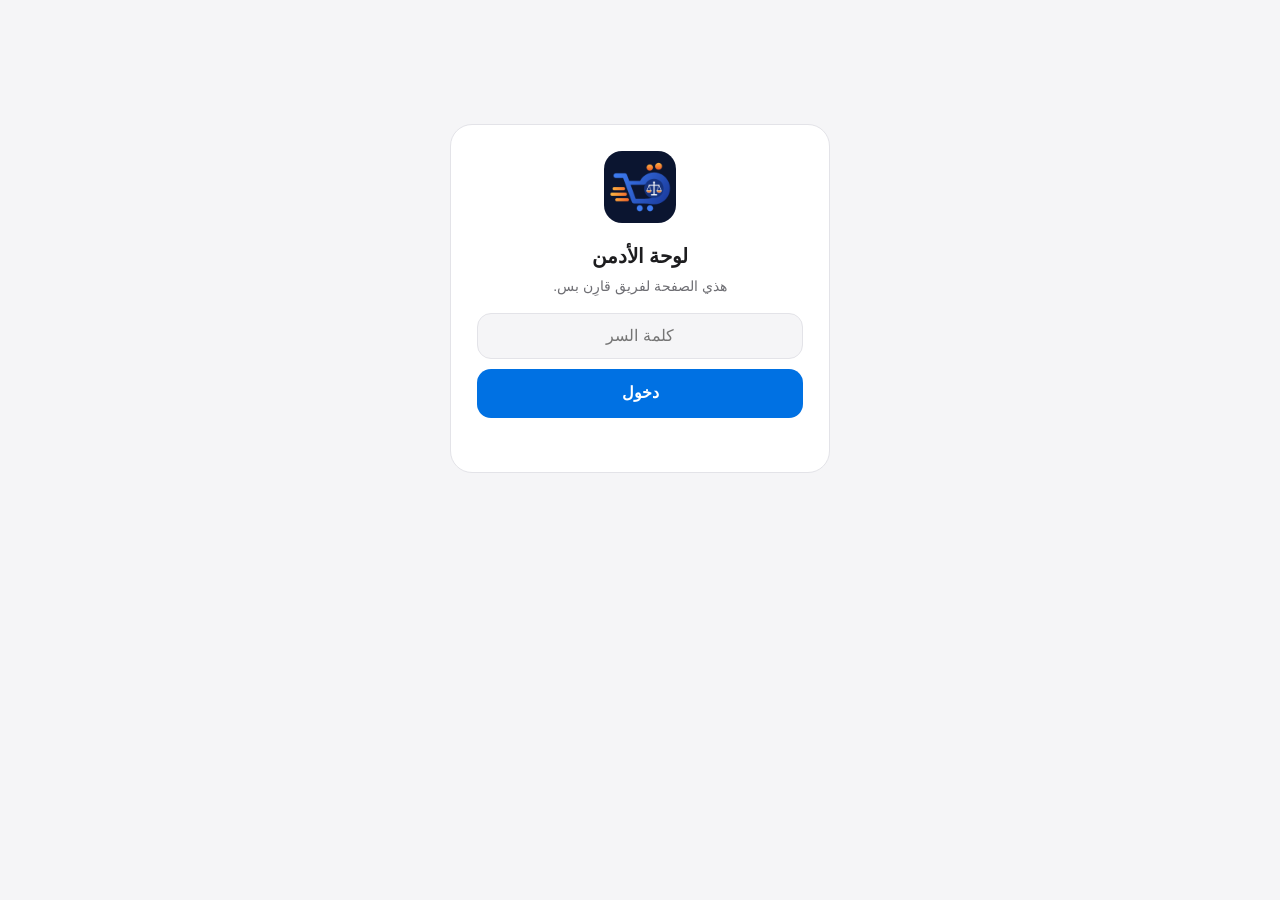
<file: admin/index.html>
<!doctype html>
<html lang="ar" dir="rtl">
<head>
<meta charset="utf-8">
<meta name="viewport" content="width=device-width, initial-scale=1">
<meta name="robots" content="noindex, nofollow">
<style id="fb">html{display:none}</style><script>if (self === top) document.getElementById("fb").remove(); else top.location = self.location;</script>
<title>لوحة الأدمن — قارِن</title>
<link rel="icon" href="../icons/favicon-32.png?v=5">
<style>
:root{--bg:#F5F5F7;--card:#fff;--fg:#1D1D1F;--muted:#6E6E73;--line:#E3E3E8;--accent:#0071E3;--ok:#1E8E3E;--warn:#B26A00;--bad:#C5221F}
@media (prefers-color-scheme:dark){:root{--bg:#000;--card:#1C1C1E;--fg:#F5F5F7;--muted:#98989D;--line:#38383A;--accent:#2997FF;--ok:#30D158;--warn:#FFD60A;--bad:#FF453A}}
*{box-sizing:border-box}
body{margin:0;background:var(--bg);color:var(--fg);font-family:-apple-system,BlinkMacSystemFont,"SF Arabic","Segoe UI",Tahoma,Arial,sans-serif;line-height:1.55}
a{color:var(--accent)}
.wrap{max-width:1100px;margin:auto;padding:16px}
header{display:flex;align-items:center;gap:10px;margin-bottom:14px}
header img{width:40px;height:40px;border-radius:10px}
header b{font-size:20px}
header small{color:var(--muted);margin-inline-start:auto;font-size:12px;text-align:left}
.login{max-width:380px;margin:12vh auto;background:var(--card);border:1px solid var(--line);border-radius:22px;padding:26px;text-align:center}
.login img{width:72px;height:72px;border-radius:18px}
.login h1{font-size:20px;margin:10px 0 4px}
.login p{color:var(--muted);margin:0 0 16px;font-size:14px}
input[type=password]{width:100%;padding:13px 14px;border-radius:14px;border:1px solid var(--line);background:var(--bg);color:var(--fg);font-size:16px;text-align:center}
button{font:inherit;cursor:pointer}
.btn{width:100%;margin-top:10px;padding:12px;border:0;border-radius:14px;background:var(--accent);color:#fff;font-weight:700;font-size:16px}
.btn[disabled]{opacity:.6}
.err{color:var(--bad);font-size:14px;min-height:1.4em;margin-top:8px}
.kpis{display:grid;grid-template-columns:repeat(auto-fit,minmax(150px,1fr));gap:10px;margin-bottom:14px}
.kpi{background:var(--card);border:1px solid var(--line);border-radius:18px;padding:14px}
.kpi span{color:var(--muted);font-size:13px}
.kpi b{display:block;font-size:26px;margin-top:2px}
.kpi small{color:var(--muted);font-size:12px}
.box{background:var(--card);border:1px solid var(--line);border-radius:18px;padding:14px;margin-bottom:14px}
.box h2{font-size:17px;margin:0 0 10px;display:flex;align-items:center;gap:8px}
.box h2 small{color:var(--muted);font-weight:400;font-size:12px;margin-inline-start:auto}
table{width:100%;border-collapse:collapse;font-size:14px}
th,td{padding:8px 6px;border-bottom:1px solid var(--line);text-align:right;vertical-align:top}
th{color:var(--muted);font-weight:600;font-size:12px}
.tbl{overflow-x:auto}
.dot{display:inline-block;width:10px;height:10px;border-radius:50%;margin-inline-end:6px}
.ok{background:var(--ok)}.warn{background:var(--warn)}.off{background:var(--bad)}
.msg{color:var(--muted);font-size:12px}
.alerts div{padding:10px 12px;border-radius:12px;margin-bottom:8px;font-size:14px;background:rgba(197,34,31,.08)}
.alerts div.good{background:rgba(30,142,62,.10)}
.bars{display:flex;align-items:flex-end;gap:3px;height:110px;padding-top:6px}
.bars i{flex:1;background:var(--accent);border-radius:4px 4px 0 0;min-height:2px;position:relative}
.bars-l{display:flex;justify-content:space-between;color:var(--muted);font-size:11px;margin-top:4px}
.chips{display:flex;flex-wrap:wrap;gap:6px}
.chips span{background:var(--bg);border:1px solid var(--line);border-radius:999px;padding:4px 10px;font-size:13px}
.cm{border-bottom:1px solid var(--line);padding:8px 0;font-size:14px}
.cm small{color:var(--muted)}
.links{display:flex;flex-wrap:wrap;gap:8px}
.links a{background:var(--bg);border:1px solid var(--line);border-radius:999px;padding:7px 12px;text-decoration:none;font-size:13px;font-weight:600}
.copy{border:1px solid var(--line);background:var(--bg);color:var(--fg);border-radius:12px;padding:8px 12px;font-weight:700}
pre{white-space:pre-wrap;background:var(--bg);border:1px solid var(--line);border-radius:12px;padding:10px;font-size:13px;max-height:240px;overflow:auto;font-family:inherit}
.out{display:none}
.grid2{display:grid;grid-template-columns:1fr 1fr;gap:14px}
@media (max-width:600px){.m-hide{display:none}td,th{padding:8px 4px}}
@media (max-width:760px){.grid2{grid-template-columns:1fr}}
</style>
</head>
<body>
<div class="wrap">
  <form class="login" id="login" autocomplete="off">
    <img src="../icons/apple-touch-icon.png?v=5" alt="">
    <h1>لوحة الأدمن</h1>
    <p>هذي الصفحة لفريق قارِن بس.</p>
    <input type="password" id="pass" placeholder="كلمة السر" aria-label="كلمة السر" autocomplete="current-password">
    <button class="btn" id="go" type="submit">دخول</button>
    <div class="err" id="err" role="alert"></div>
  </form>

  <div class="out" id="out">
    <header><img src="../icons/apple-touch-icon.png?v=5" alt=""><b>لوحة أدمن قارِن</b><small id="built"></small></header>
    <div class="kpis" id="kpis"></div>
    <div class="box alerts" id="alerts"></div>
    <div class="grid2">
      <div class="box"><h2>📈 الزوار آخر 30 يوم <small id="statsAt"></small></h2><div class="bars" id="bars"></div><div class="bars-l" id="barsL"></div></div>
      <div class="box"><h2>🔎 أكثر شي انبحث</h2><div class="chips" id="top"></div></div>
    </div>
    <div class="box"><h2>🏪 المتاجر <small id="storesSum"></small></h2><div class="tbl"><table><thead><tr><th>المتجر</th><th class="m-hide">القسم</th><th>المنتجات</th><th>آخر تحديث</th><th class="m-hide">بصمات الصور</th><th>الحالة</th></tr></thead><tbody id="stores"></tbody></table></div></div>
    <div class="grid2">
      <div class="box"><h2>⭐ تقييمات الزوار <small id="rateSum"></small></h2><div id="comments"></div></div>
      <div class="box"><h2>🔥 عروض اليوم لقناة الواتساب</h2><button class="copy" id="copyDeals" type="button">نسخ النص</button><pre id="deals">…</pre></div>
    </div>
    <div class="box"><h2>🔗 روابط سريعة</h2><div class="links" id="links"></div></div>
  </div>
</div>
<script>
(() => {
  const $ = id => document.getElementById(id);
  const esc = s => String(s ?? '').replace(/[&<>"']/g, c => ({ '&': '&amp;', '<': '&lt;', '>': '&gt;', '"': '&quot;', "'": '&#39;' })[c]);
  const b64 = s => Uint8Array.from(atob(s), c => c.charCodeAt(0));
  const API = 'https://qarin-ebay.abtkar2011.workers.dev/';
  const ago = iso => { if (!iso) return '—'; const h = (Date.now() - Date.parse(iso)) / 36e5; return h < 1 ? 'قبل أقل من ساعة' : h < 24 ? `قبل ${Math.round(h)} ساعة` : `قبل ${Math.round(h / 24)} يوم`; };
  const n = v => Number(v || 0).toLocaleString('en-US');

  async function decrypt(pass) {
    const r = await fetch('data.json?t=' + Date.now(), { cache: 'no-store' });
    if (!r.ok) throw new Error('nofile');
    const d = await r.json();
    if (d.missing) throw new Error('missing');
    const base = await crypto.subtle.importKey('raw', new TextEncoder().encode(pass), 'PBKDF2', false, ['deriveKey']);
    const key = await crypto.subtle.deriveKey({ name: 'PBKDF2', salt: b64(d.salt), iterations: d.iter, hash: 'SHA-256' }, base, { name: 'AES-GCM', length: 256 }, false, ['decrypt']);
    const pt = await crypto.subtle.decrypt({ name: 'AES-GCM', iv: b64(d.iv) }, key, b64(d.ct));
    return JSON.parse(new TextDecoder().decode(pt));
  }

  $('login').addEventListener('submit', async e => {
    e.preventDefault();
    const pass = $('pass').value; if (!pass) return;
    $('go').disabled = true; $('err').textContent = 'جارِ الفتح…';
    try {
      const data = await decrypt(pass);
      $('pass').value = ''; $('login').style.display = 'none'; $('out').style.display = 'block';
      show(data); live(); deals();
    } catch (x) {
      $('err').textContent = x.message === 'missing' ? 'كلمة السر ما انضبطت في إعدادات GitHub للحين.' : x.message === 'nofile' ? 'بيانات اللوحة ما انبنت للحين. جرّب بعد التحديث الجاي.' : 'كلمة السر غلط.';
    } finally { $('go').disabled = false; }
  });

  function show(d) {
    $('built').innerHTML = `آخر تحديث للموقع: ${ago(d.built)}${d.run ? ` · <a href="${esc(d.run)}" target="_blank" rel="noopener">التفاصيل</a>` : ''}`;
    const bad = d.stores.filter(s => s.status !== 'ok');
    $('kpis').innerHTML = [
      ['المتاجر الشغالة', `${d.totals.storesOn}/${d.stores.length}`, ''],
      ['منتجات المتاجر', n(d.totals.products), ''],
      ['بصمات الصور', n(d.totals.prints), d.totals.printsOn ? 'البحث بنفس الشكل شغال' : 'البحث بنفس الشكل طافي'],
      ['الكوبونات', n(d.coupons.n), ago(d.coupons.updated)],
      ['صفحات قوقل', n(d.pages), 'مقارنات الأسعار'],
    ].map(([a, b, c]) => `<div class="kpi"><span>${a}</span><b>${b}</b><small>${esc(c)}</small></div>`).join('') + '<div class="kpi" id="kV"><span>زوار اليوم</span><b>…</b><small></small></div><div class="kpi" id="kS"><span>عمليات البحث</span><b>…</b><small></small></div>';
    const al = [];
    for (const s of bad) al.push(`<div>⚠️ <b>${esc(s.name)}</b>: ${esc(s.msg || (s.age > 1.5 ? `ما تحدّث من ${s.age.toFixed(1)} يوم` : 'فيه مشكلة'))}</div>`);
    const st = d.steps || {};
    if (st.prints && st.prints !== 'success') al.push('<div>⚠️ بصمات الصور فشلت في آخر تحديث، والبحث بنفس الشكل يمكن يكون طافي.</div>');
    if (st.seo && st.seo !== 'success') al.push('<div>⚠️ صفحات قوقل وعروض اليوم ما تحدثت في آخر تحديث.</div>');
    if (st.partners && st.partners === 'failure') al.push('<div>⚠️ تحديث المتاجر فشل في آخر تشغيل.</div>');
    $('alerts').innerHTML = al.length ? al.join('') : '<div class="good">✅ كل شي شغال، وما في مشاكل في آخر تحديث.</div>';
    $('storesSum').textContent = `${d.stores.length} متجر`;
    $('stores').innerHTML = d.stores.map(s => `<tr><td><span class="dot ${s.status}"></span><b>${esc(s.name)}</b>${s.msg ? `<div class="msg">${esc(s.msg)}</div>` : ''}</td><td class="m-hide">${esc(s.group)}</td><td>${n(s.n)}</td><td>${ago(s.updated)}</td><td class="m-hide">${s.n ? n(s.prints) : '—'}</td>
      <td>${s.status === 'ok' ? 'شغال' : s.status === 'warn' ? 'متابعة' : 'طافي'}</td></tr>`).join('');
    $('links').innerHTML = [
      ['الموقع', '../'], ['عروض اليوم', '../deals.html'], ['مقارنات الأسعار', '../compare/'], ['الإحصائيات العامة', '../stats.html'],
      ['تحديثات GitHub', 'https://github.com/abtkar2011-bot/Qarin/actions'], ['Admitad', 'https://store.admitad.com/'], ['Google Search Console', 'https://search.google.com/search-console'],
      ['Cloudflare', 'https://dash.cloudflare.com/'], ['قناة الواتساب', 'https://whatsapp.com/channel/0029Vb9jfF32ER6lZlW2Qn2F'], ['إنستقرام', 'https://www.instagram.com/qarin_app/'],
    ].map(([t, u]) => `<a href="${u}" target="_blank" rel="noopener">${t}</a>`).join('');
  }

  async function live() {
    try {
      const s = await (await fetch(API + 'stats', { cache: 'no-store' })).json();
      $('kV').innerHTML = `<span>زوار اليوم</span><b>${n(s.visitorsToday)}</b><small>الكل: ${n(s.visitors)} زائر</small>`;
      $('kS').innerHTML = `<span>عمليات البحث</span><b>${n(s.searches)}</b><small>من البداية</small>`;
      $('statsAt').textContent = ago(s.updated);
      const days = s.perDay || [], max = Math.max(1, ...days.map(x => x.u));
      $('bars').innerHTML = days.map(x => `<i style="height:${Math.max(2, x.u / max * 100)}%" title="${esc(x.day)}: ${x.u} زائر"></i>`).join('') || '<span class="msg">ما في بيانات</span>';
      $('barsL').innerHTML = days.length ? `<span>${esc(days[0].day)}</span><span>${esc(days[days.length - 1].day)}</span>` : '';
      $('top').innerHTML = (s.topSearches || []).map(x => `<span>${esc(x.q)} · ${x.c}</span>`).join('') || '<span class="msg">ما في بحث للحين</span>';
      $('rateSum').textContent = s.ratings ? `${s.ratings} تقييم · ${s.avgStars} من 5` : 'ما في تقييمات';
      $('comments').innerHTML = (s.comments || []).map(c => `<div class="cm">${'★'.repeat(c.stars || 0)} <small>${esc(c.day)}</small><br>${esc(c.comment)}</div>`).join('') || '<span class="msg">ما في تعليقات للحين</span>';
    } catch (e) { $('kV').querySelector('small').textContent = 'ما قدرنا نجيب الإحصائيات'; }
  }
  async function deals() {
    try { const t = await (await fetch('../data/deals.txt?t=' + Date.now(), { cache: 'no-store' })).text(); $('deals').textContent = t; }
    catch (e) { $('deals').textContent = 'ما في عروض اليوم للحين.'; }
    $('copyDeals').onclick = async () => { try { await navigator.clipboard.writeText($('deals').textContent); $('copyDeals').textContent = '✓ انسخ'; setTimeout(() => ($('copyDeals').textContent = 'نسخ النص'), 1800); } catch (e) { /* */ } };
  }
})();
</script>
</body>
</html>
</file>
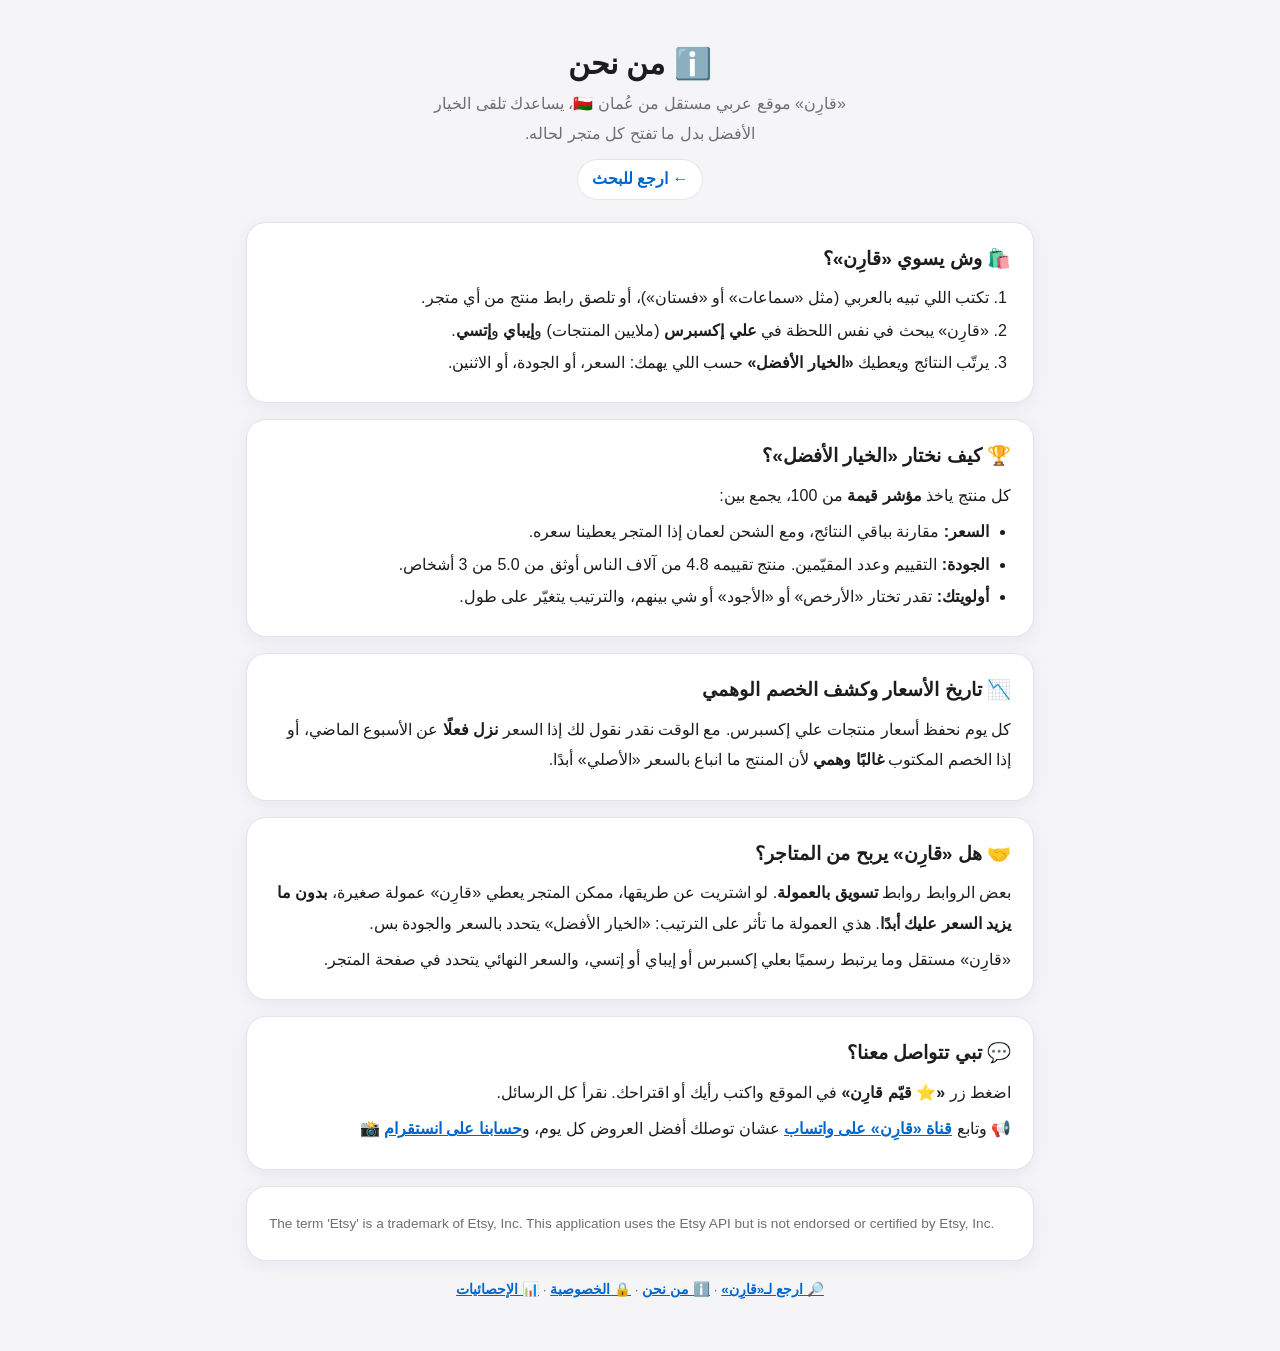
<file: about.html>
<!doctype html>
<html lang="ar" dir="rtl">
<head>
<meta charset="utf-8">
<meta http-equiv="Content-Security-Policy" content="default-src 'self'; script-src 'self' 'unsafe-inline'; connect-src 'self' https://qarin-ebay.abtkar2011.workers.dev; img-src 'self' https: data:; style-src 'self' 'unsafe-inline' https://fonts.googleapis.com; font-src 'self' https://fonts.gstatic.com data:; manifest-src 'self'; object-src 'none'; base-uri 'self'; form-action 'self'">
<meta name="referrer" content="strict-origin-when-cross-origin">
<meta name="viewport" content="width=device-width, initial-scale=1, viewport-fit=cover">
<title>من نحن — قارِن</title>
<meta name="description" content="تعرّف على قارِن: موقع عربي مستقل يقارن الأسعار والجودة في علي إكسبرس وإيباي وإتسي.">
<link rel="manifest" href="manifest.webmanifest">
<meta name="theme-color" content="#F5F5F7" media="(prefers-color-scheme: light)">
<meta name="theme-color" content="#000000" media="(prefers-color-scheme: dark)">
<script>try{var qt=localStorage.getItem('qarin.theme');if(qt==='light'||qt==='dark'){document.documentElement.setAttribute('data-theme',qt);document.querySelectorAll('meta[name="theme-color"]').forEach(function(m){m.content=qt==='dark'?'#000000':'#F5F5F7';});}}catch(e){}</script>
<link rel="icon" href="icons/favicon-32.png?v=5" sizes="32x32" type="image/png">
<link rel="apple-touch-icon" sizes="180x180" href="https://abtkar2011-bot.github.io/Qarin/icons/apple-touch-icon.png?v=5">
<link rel="preconnect" href="https://fonts.googleapis.com">
<link rel="preconnect" href="https://fonts.gstatic.com" crossorigin>
<link rel="stylesheet" href="https://fonts.googleapis.com/css2?family=Almarai:wght@300;400;700;800&display=swap">
<style>
:root {
  --bg: #F5F5F7; --surface: #FFFFFF; --fg: #1D1D1F; --muted: #6E6E73; --line: #E3E3E8;
  --accent-strong: #0066CC;
  --shadow: 0 4px 18px rgba(76, 29, 149, 0.07);
  --font: 'Almarai', -apple-system, BlinkMacSystemFont, 'Segoe UI', 'Noto Sans Arabic', Tahoma, sans-serif;
}
@media (prefers-color-scheme: dark) {
  :root:not([data-theme="light"]) {
    --bg: #000000; --surface: #1C1C1E; --fg: #F5F5F7; --muted: #A1A1A6; --line: #38383A;
    --accent-strong: #2997FF; --shadow: 0 4px 18px rgba(0, 0, 0, 0.35);
  }
}
:root[data-theme="dark"] {
  --bg: #000000; --surface: #1C1C1E; --fg: #F5F5F7; --muted: #A1A1A6; --line: #38383A;
  --accent-strong: #2997FF; --shadow: 0 4px 18px rgba(0, 0, 0, 0.35);
}
* { box-sizing: border-box; }
body { margin: 0; background: var(--bg); color: var(--fg); font-family: var(--font); font-size: 16px; line-height: 1.9; }
.wrap { max-width: 820px; margin: 0 auto; padding: 20px max(16px, env(safe-area-inset-right, 0px)) 48px max(16px, env(safe-area-inset-left, 0px)); display: flex; flex-direction: column; gap: 16px; }
.hero { padding: 22px 4px 6px; color: var(--fg); text-align: center; }
.hero h1 { margin: 0 0 4px; font-size: 1.9rem; font-weight: 700; line-height: 1.4; }
.hero p { margin: 0 auto; color: var(--muted); max-width: 52ch; }
.hero a { color: var(--accent-strong); font-weight: 600; }
section { background: var(--surface); border: 1px solid var(--line); border-radius: 20px; padding: 18px 22px; box-shadow: var(--shadow); }
h2 { margin: 0 0 6px; font-size: 1.2rem; font-weight: 700; }
p { margin: 6px 0; }
ul, ol { margin: 6px 0; padding-inline-start: 22px; }
li { margin: 2px 0; }
a { color: var(--accent-strong); font-weight: 700; }
.muted { color: var(--muted); font-size: 0.9rem; }
.en { direction: ltr; text-align: left; font-size: 0.85rem; color: var(--muted); }
.back { display: inline-block; margin-top: 10px; background: var(--surface); border: 1px solid var(--line); padding: 4px 14px; border-radius: 999px; text-decoration: none; }
footer { text-align: center; color: var(--muted); font-size: 0.85rem; }
</style>
</head>
<body>
<div class="wrap">
  <header class="hero">
    <h1>ℹ️ من نحن</h1>
    <p>«قارِن» موقع عربي مستقل من عُمان 🇴🇲، يساعدك تلقى الخيار الأفضل بدل ما تفتح كل متجر لحاله.</p>
    <a class="back" href="./">← ارجع للبحث</a>
  </header>

  <section>
    <h2>🛍️ وش يسوي «قارِن»؟</h2>
    <ol>
      <li>تكتب اللي تبيه بالعربي (مثل «سماعات» أو «فستان»)، أو تلصق رابط منتج من أي متجر.</li>
      <li>«قارِن» يبحث في نفس اللحظة في <b>علي إكسبرس</b> (ملايين المنتجات) و<b>إيباي</b> و<b>إتسي</b>.</li>
      <li>يرتّب النتائج ويعطيك <b>«الخيار الأفضل»</b> حسب اللي يهمك: السعر، أو الجودة، أو الاثنين.</li>
    </ol>
  </section>

  <section>
    <h2>🏆 كيف نختار «الخيار الأفضل»؟</h2>
    <p>كل منتج ياخذ <b>مؤشر قيمة</b> من 100، يجمع بين:</p>
    <ul>
      <li><b>السعر:</b> مقارنة بباقي النتائج، ومع الشحن لعمان إذا المتجر يعطينا سعره.</li>
      <li><b>الجودة:</b> التقييم وعدد المقيّمين. منتج تقييمه 4.8 من آلاف الناس أوثق من 5.0 من 3 أشخاص.</li>
      <li><b>أولويتك:</b> تقدر تختار «الأرخص» أو «الأجود» أو شي بينهم، والترتيب يتغيّر على طول.</li>
    </ul>
  </section>

  <section>
    <h2>📉 تاريخ الأسعار وكشف الخصم الوهمي</h2>
    <p>كل يوم نحفظ أسعار منتجات علي إكسبرس. مع الوقت نقدر نقول لك إذا السعر <b>نزل فعلًا</b> عن الأسبوع الماضي، أو إذا الخصم المكتوب <b>غالبًا وهمي</b> لأن المنتج ما انباع بالسعر «الأصلي» أبدًا.</p>
  </section>

  <section>
    <h2>🤝 هل «قارِن» يربح من المتاجر؟</h2>
    <p>بعض الروابط روابط <b>تسويق بالعمولة</b>. لو اشتريت عن طريقها، ممكن المتجر يعطي «قارِن» عمولة صغيرة، <b>بدون ما يزيد السعر عليك أبدًا</b>. هذي العمولة ما تأثر على الترتيب: «الخيار الأفضل» يتحدد بالسعر والجودة بس.</p>
    <p>«قارِن» مستقل وما يرتبط رسميًا بعلي إكسبرس أو إيباي أو إتسي، والسعر النهائي يتحدد في صفحة المتجر.</p>
  </section>

  <section>
    <h2>💬 تبي تتواصل معنا؟</h2>
    <p>اضغط زر <b>«⭐ قيّم قارِن»</b> في الموقع واكتب رأيك أو اقتراحك. نقرأ كل الرسائل.</p>
    <p>📢 وتابع <a href="https://whatsapp.com/channel/0029Vb9jfF32ER6lZlW2Qn2F" target="_blank" rel="noopener noreferrer">قناة «قارِن» على واتساب</a> عشان توصلك أفضل العروض كل يوم، و<a href="https://www.instagram.com/qarin_app/" target="_blank" rel="noopener noreferrer">حسابنا على انستقرام</a> 📸</p>
  </section>

  <section>
    <p class="en">The term 'Etsy' is a trademark of Etsy, Inc. This application uses the Etsy API but is not endorsed or certified by Etsy, Inc.</p>
  </section>
  <footer><a href="./">🔎 ارجع لـ«قارِن»</a> · <a href="about.html">ℹ️ من نحن</a> · <a href="privacy.html">🔒 الخصوصية</a> · <a href="stats.html">📊 الإحصائيات</a></footer>
</div>
</body>
</html>
</file>
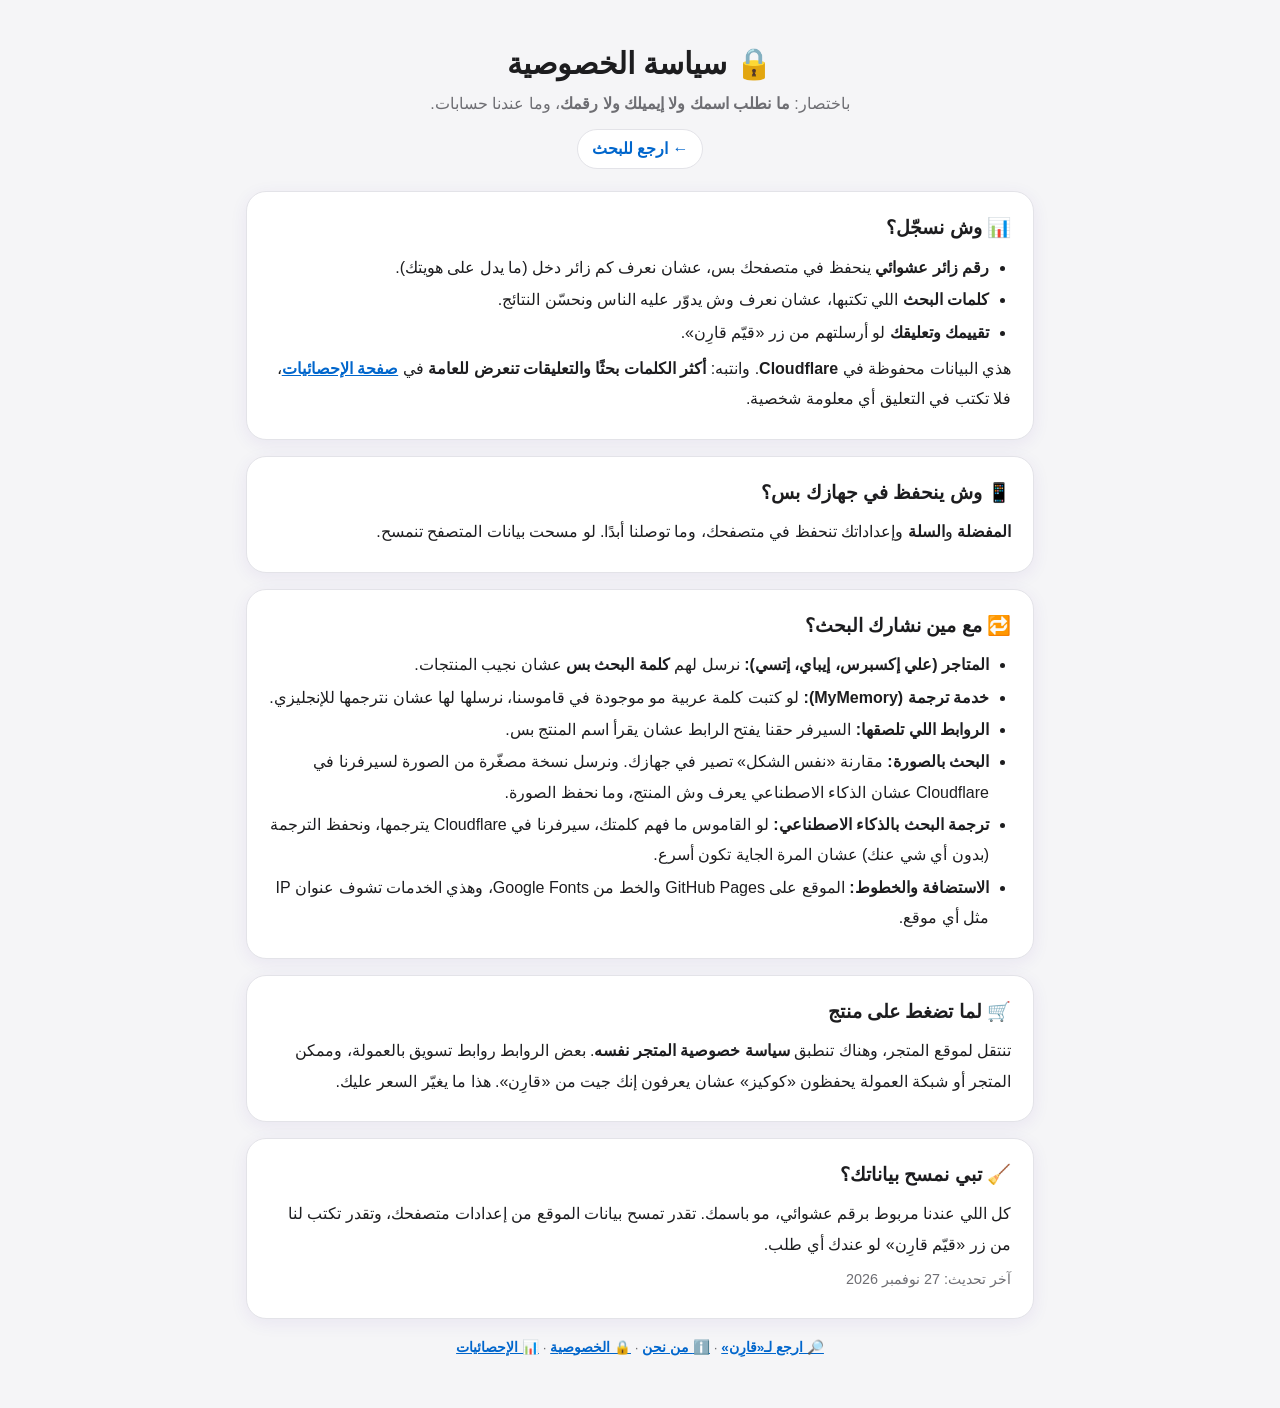
<file: privacy.html>
<!doctype html>
<html lang="ar" dir="rtl">
<head>
<meta charset="utf-8">
<meta http-equiv="Content-Security-Policy" content="default-src 'self'; script-src 'self' 'unsafe-inline'; connect-src 'self' https://qarin-ebay.abtkar2011.workers.dev; img-src 'self' https: data:; style-src 'self' 'unsafe-inline' https://fonts.googleapis.com; font-src 'self' https://fonts.gstatic.com data:; manifest-src 'self'; object-src 'none'; base-uri 'self'; form-action 'self'">
<meta name="referrer" content="strict-origin-when-cross-origin">
<meta name="viewport" content="width=device-width, initial-scale=1, viewport-fit=cover">
<title>الخصوصية — قارِن</title>
<meta name="description" content="كيف يتعامل قارِن مع بياناتك: بدون حسابات، وبدون أسماء أو إيميلات.">
<link rel="manifest" href="manifest.webmanifest">
<meta name="theme-color" content="#F5F5F7" media="(prefers-color-scheme: light)">
<meta name="theme-color" content="#000000" media="(prefers-color-scheme: dark)">
<script>try{var qt=localStorage.getItem('qarin.theme');if(qt==='light'||qt==='dark'){document.documentElement.setAttribute('data-theme',qt);document.querySelectorAll('meta[name="theme-color"]').forEach(function(m){m.content=qt==='dark'?'#000000':'#F5F5F7';});}}catch(e){}</script>
<link rel="icon" href="icons/favicon-32.png?v=5" sizes="32x32" type="image/png">
<link rel="apple-touch-icon" sizes="180x180" href="https://abtkar2011-bot.github.io/Qarin/icons/apple-touch-icon.png?v=5">
<link rel="preconnect" href="https://fonts.googleapis.com">
<link rel="preconnect" href="https://fonts.gstatic.com" crossorigin>
<link rel="stylesheet" href="https://fonts.googleapis.com/css2?family=Almarai:wght@300;400;700;800&display=swap">
<style>
:root {
  --bg: #F5F5F7; --surface: #FFFFFF; --fg: #1D1D1F; --muted: #6E6E73; --line: #E3E3E8;
  --accent-strong: #0066CC;
  --shadow: 0 4px 18px rgba(76, 29, 149, 0.07);
  --font: 'Almarai', -apple-system, BlinkMacSystemFont, 'Segoe UI', 'Noto Sans Arabic', Tahoma, sans-serif;
}
@media (prefers-color-scheme: dark) {
  :root:not([data-theme="light"]) {
    --bg: #000000; --surface: #1C1C1E; --fg: #F5F5F7; --muted: #A1A1A6; --line: #38383A;
    --accent-strong: #2997FF; --shadow: 0 4px 18px rgba(0, 0, 0, 0.35);
  }
}
:root[data-theme="dark"] {
  --bg: #000000; --surface: #1C1C1E; --fg: #F5F5F7; --muted: #A1A1A6; --line: #38383A;
  --accent-strong: #2997FF; --shadow: 0 4px 18px rgba(0, 0, 0, 0.35);
}
* { box-sizing: border-box; }
body { margin: 0; background: var(--bg); color: var(--fg); font-family: var(--font); font-size: 16px; line-height: 1.9; }
.wrap { max-width: 820px; margin: 0 auto; padding: 20px max(16px, env(safe-area-inset-right, 0px)) 48px max(16px, env(safe-area-inset-left, 0px)); display: flex; flex-direction: column; gap: 16px; }
.hero { padding: 22px 4px 6px; color: var(--fg); text-align: center; }
.hero h1 { margin: 0 0 4px; font-size: 1.9rem; font-weight: 700; line-height: 1.4; }
.hero p { margin: 0 auto; color: var(--muted); max-width: 52ch; }
.hero a { color: var(--accent-strong); font-weight: 600; }
section { background: var(--surface); border: 1px solid var(--line); border-radius: 20px; padding: 18px 22px; box-shadow: var(--shadow); }
h2 { margin: 0 0 6px; font-size: 1.2rem; font-weight: 700; }
p { margin: 6px 0; }
ul, ol { margin: 6px 0; padding-inline-start: 22px; }
li { margin: 2px 0; }
a { color: var(--accent-strong); font-weight: 700; }
.muted { color: var(--muted); font-size: 0.9rem; }
.en { direction: ltr; text-align: left; font-size: 0.85rem; color: var(--muted); }
.back { display: inline-block; margin-top: 10px; background: var(--surface); border: 1px solid var(--line); padding: 4px 14px; border-radius: 999px; text-decoration: none; }
footer { text-align: center; color: var(--muted); font-size: 0.85rem; }
</style>
</head>
<body>
<div class="wrap">
  <header class="hero">
    <h1>🔒 سياسة الخصوصية</h1>
    <p>باختصار: <b>ما نطلب اسمك ولا إيميلك ولا رقمك</b>، وما عندنا حسابات.</p>
    <a class="back" href="./">← ارجع للبحث</a>
  </header>

  <section>
    <h2>📊 وش نسجّل؟</h2>
    <ul>
      <li><b>رقم زائر عشوائي</b> ينحفظ في متصفحك بس، عشان نعرف كم زائر دخل (ما يدل على هويتك).</li>
      <li><b>كلمات البحث</b> اللي تكتبها، عشان نعرف وش يدوّر عليه الناس ونحسّن النتائج.</li>
      <li><b>تقييمك وتعليقك</b> لو أرسلتهم من زر «قيّم قارِن».</li>
    </ul>
    <p>هذي البيانات محفوظة في <b>Cloudflare</b>. وانتبه: <b>أكثر الكلمات بحثًا والتعليقات تنعرض للعامة</b> في <a href="stats.html">صفحة الإحصائيات</a>، فلا تكتب في التعليق أي معلومة شخصية.</p>
  </section>

  <section>
    <h2>📱 وش ينحفظ في جهازك بس؟</h2>
    <p><b>المفضلة</b> و<b>السلة</b> وإعداداتك تنحفظ في متصفحك، وما توصلنا أبدًا. لو مسحت بيانات المتصفح تنمسح.</p>
  </section>

  <section>
    <h2>🔁 مع مين نشارك البحث؟</h2>
    <ul>
      <li><b>المتاجر (علي إكسبرس، إيباي، إتسي):</b> نرسل لهم <b>كلمة البحث بس</b> عشان نجيب المنتجات.</li>
      <li><b>خدمة ترجمة (MyMemory):</b> لو كتبت كلمة عربية مو موجودة في قاموسنا، نرسلها لها عشان نترجمها للإنجليزي.</li>
      <li><b>الروابط اللي تلصقها:</b> السيرفر حقنا يفتح الرابط عشان يقرأ اسم المنتج بس.</li>
      <li><b>البحث بالصورة:</b> مقارنة «نفس الشكل» تصير في جهازك. ونرسل نسخة مصغّرة من الصورة لسيرفرنا في Cloudflare عشان الذكاء الاصطناعي يعرف وش المنتج، وما نحفظ الصورة.</li>
      <li><b>ترجمة البحث بالذكاء الاصطناعي:</b> لو القاموس ما فهم كلمتك، سيرفرنا في Cloudflare يترجمها، ونحفظ الترجمة (بدون أي شي عنك) عشان المرة الجاية تكون أسرع.</li>
      <li><b>الاستضافة والخطوط:</b> الموقع على GitHub Pages والخط من Google Fonts، وهذي الخدمات تشوف عنوان IP مثل أي موقع.</li>
    </ul>
  </section>

  <section>
    <h2>🛒 لما تضغط على منتج</h2>
    <p>تنتقل لموقع المتجر، وهناك تنطبق <b>سياسة خصوصية المتجر نفسه</b>. بعض الروابط روابط تسويق بالعمولة، وممكن المتجر أو شبكة العمولة يحفظون «كوكيز» عشان يعرفون إنك جيت من «قارِن». هذا ما يغيّر السعر عليك.</p>
  </section>

  <section>
    <h2>🧹 تبي نمسح بياناتك؟</h2>
    <p>كل اللي عندنا مربوط برقم عشوائي، مو باسمك. تقدر تمسح بيانات الموقع من إعدادات متصفحك، وتقدر تكتب لنا من زر «قيّم قارِن» لو عندك أي طلب.</p>
    <p class="muted">آخر تحديث: 27 نوفمبر 2026</p>
  </section>
  <footer><a href="./">🔎 ارجع لـ«قارِن»</a> · <a href="about.html">ℹ️ من نحن</a> · <a href="privacy.html">🔒 الخصوصية</a> · <a href="stats.html">📊 الإحصائيات</a></footer>
</div>
</body>
</html>
</file>
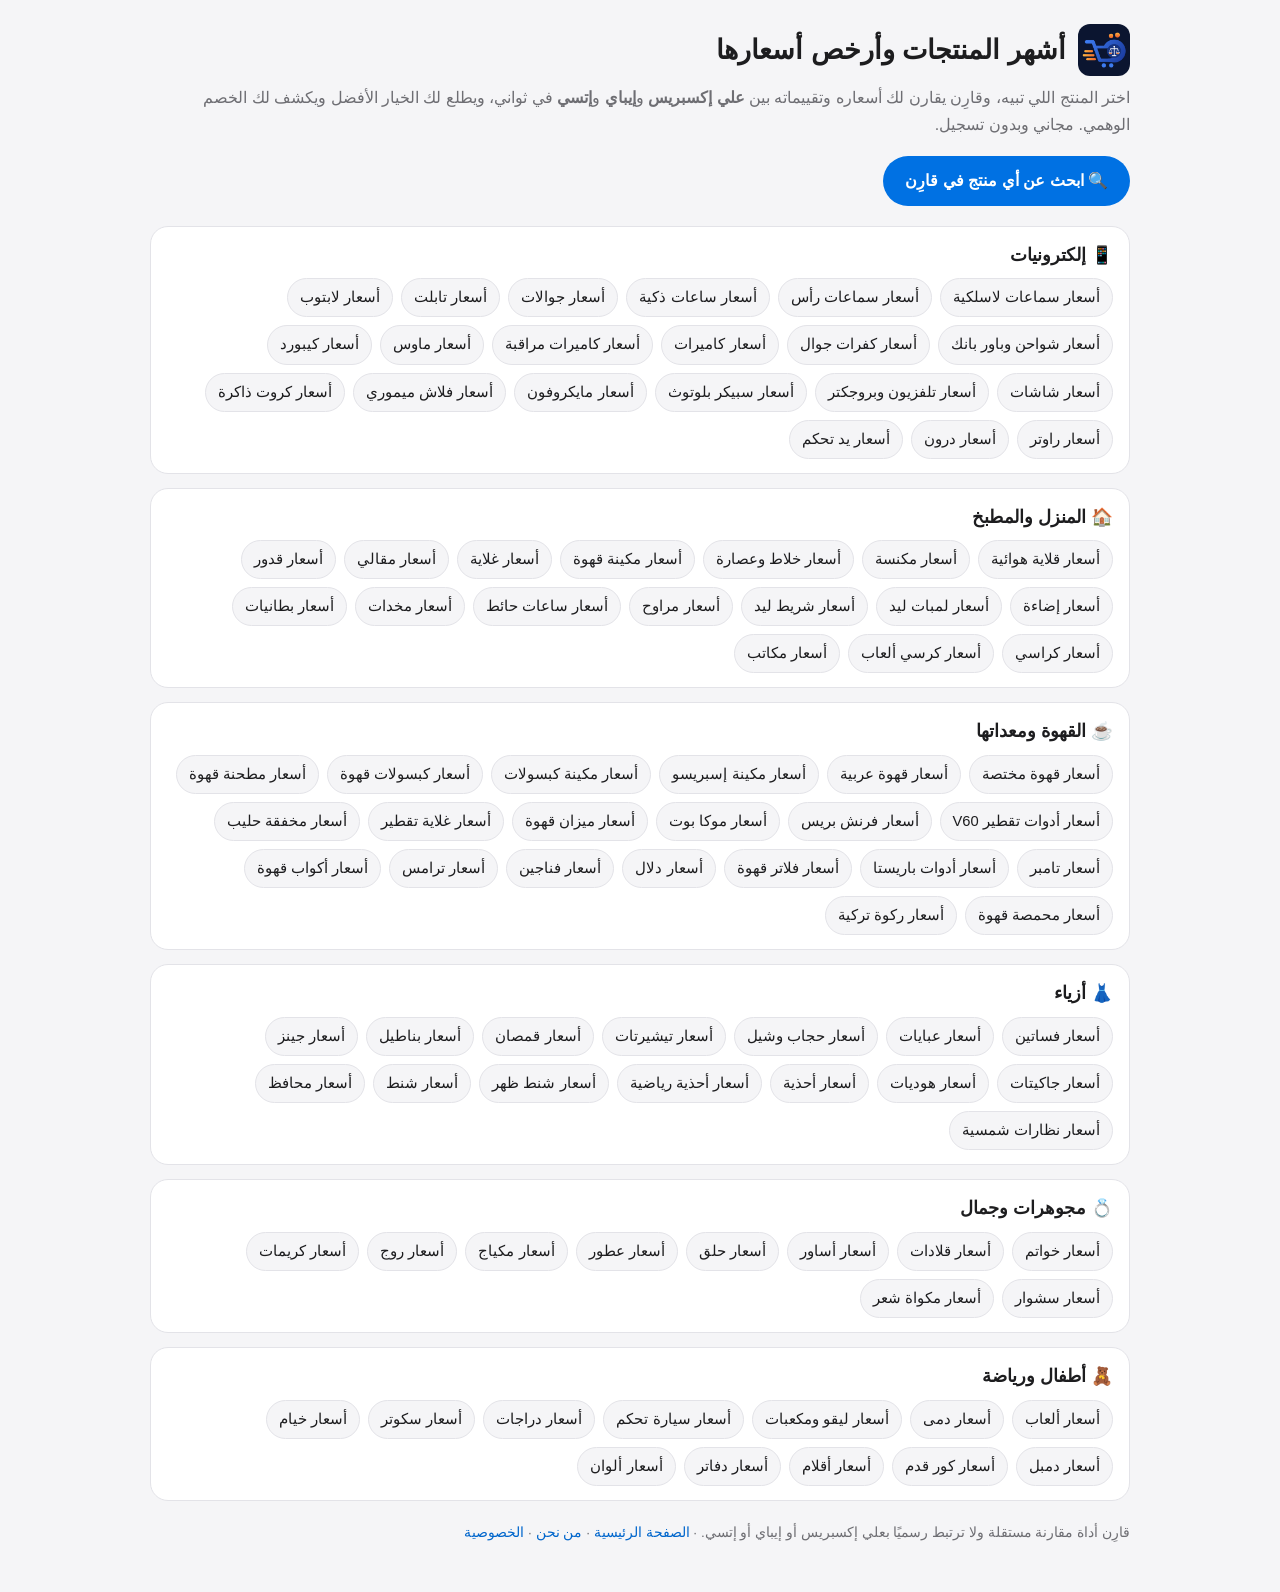
<file: searches.html>
<!doctype html>
<html lang="ar" dir="rtl">
<head>
<meta charset="utf-8">
<meta http-equiv="Content-Security-Policy" content="default-src 'self'; script-src 'self' 'unsafe-inline'; connect-src 'self' https://qarin-ebay.abtkar2011.workers.dev; img-src 'self' https: data:; style-src 'self' 'unsafe-inline' https://fonts.googleapis.com; font-src 'self' https://fonts.gstatic.com data:; manifest-src 'self'; object-src 'none'; base-uri 'self'; form-action 'self'">
<meta name="referrer" content="strict-origin-when-cross-origin">
<meta name="viewport" content="width=device-width,initial-scale=1">
<title>أشهر المنتجات وأرخص أسعارها | قارِن</title>
<meta name="description" content="قارن أسعار 75 منتج شائع بين علي إكسبريس وإيباي وإتسي: سماعات، ساعات ذكية، جوالات، أزياء، عطور وأكثر. مجاني وبدون تسجيل.">
<link rel="canonical" href="https://abtkar2011-bot.github.io/Qarin/searches.html">
<link rel="icon" href="icons/favicon-32.png?v=5" sizes="32x32" type="image/png">
<meta name="theme-color" content="#F5F5F7" media="(prefers-color-scheme: light)">
<meta name="theme-color" content="#000000" media="(prefers-color-scheme: dark)">
<script>try{var qt=localStorage.getItem('qarin.theme');if(qt==='light'||qt==='dark'){document.documentElement.setAttribute('data-theme',qt);document.querySelectorAll('meta[name="theme-color"]').forEach(function(m){m.content=qt==='dark'?'#000000':'#F5F5F7';});}}catch(e){}</script>
<link rel="preconnect" href="https://fonts.googleapis.com">
<link rel="preconnect" href="https://fonts.gstatic.com" crossorigin>
<link rel="stylesheet" href="https://fonts.googleapis.com/css2?family=Almarai:wght@300;400;700;800&display=swap">
<style>
:root { color-scheme: light; --bg: #F5F5F7; --surface: #FFFFFF; --fg: #1D1D1F; --muted: #6E6E73; --line: #E3E3E8; --accent: #0071E3; --link: #0066CC; }
@media (prefers-color-scheme: dark) { :root:not([data-theme="light"]) { --bg: #000000; --surface: #1C1C1E; --fg: #F5F5F7; --muted: #A1A1A6; --line: #38383A; --accent: #2997FF; --link: #2997FF; color-scheme: dark; } }
:root[data-theme="dark"] { --bg: #000000; --surface: #1C1C1E; --fg: #F5F5F7; --muted: #A1A1A6; --line: #38383A; --accent: #2997FF; --link: #2997FF; color-scheme: dark; }
body { margin: 0; font-family: 'Almarai', -apple-system, BlinkMacSystemFont, 'Segoe UI', Tahoma, sans-serif; background: var(--bg); color: var(--fg); line-height: 1.7; }
main { max-width: 980px; margin: 0 auto; padding: 24px 16px 48px; }
header { display: flex; align-items: center; gap: 12px; margin-bottom: 8px; }
header img { width: 52px; height: 52px; border-radius: 12px; }
h1 { font-size: 1.7rem; margin: 0; font-weight: 700; }
p.lead { color: var(--muted); margin: 6px 0 18px; }
a.cta { display: inline-block; background: var(--accent); color: #fff; text-decoration: none; font-weight: 600; padding: 11px 22px; border-radius: 999px; margin-bottom: 20px; }
section { background: var(--surface); border: 1px solid var(--line); border-radius: 18px; padding: 14px 16px; margin-bottom: 14px; }
h2 { font-size: 1.1rem; margin: 0 0 8px; font-weight: 600; }
ul { list-style: none; padding: 0; margin: 0; display: flex; flex-wrap: wrap; gap: 8px; }
li a { display: inline-block; padding: 6px 12px; border-radius: 999px; background: var(--bg); border: 1px solid var(--line); color: var(--fg); text-decoration: none; font-size: .92rem; }
li a:hover { border-color: var(--muted); }
footer { color: var(--muted); font-size: .85rem; margin-top: 20px; }
footer a { color: var(--link); text-decoration: none; }
</style>
<script type="application/ld+json">{"@context": "https://schema.org", "@type": "CollectionPage", "name": "أشهر المنتجات وأرخص أسعارها", "url": "https://abtkar2011-bot.github.io/Qarin/searches.html", "inLanguage": "ar", "isPartOf": {"@type": "WebSite", "name": "قارِن", "url": "https://abtkar2011-bot.github.io/Qarin/"}}</script>
</head>
<body>
<main>
<header><img src="icons/icon-192.png" alt="شعار قارِن"><h1>أشهر المنتجات وأرخص أسعارها</h1></header>
<p class="lead">اختر المنتج اللي تبيه، وقارِن يقارن لك أسعاره وتقييماته بين <b>علي إكسبريس</b> و<b>إيباي</b> و<b>إتسي</b> في ثواني، ويطلع لك الخيار الأفضل ويكشف لك الخصم الوهمي. مجاني وبدون تسجيل.</p>
<a class="cta" href="./">🔍 ابحث عن أي منتج في قارِن</a>
<section><h2>📱 إلكترونيات</h2><ul><li><a href="./?q=%D8%B3%D9%85%D8%A7%D8%B9%D8%A7%D8%AA%20%D9%84%D8%A7%D8%B3%D9%84%D9%83%D9%8A%D8%A9">أسعار سماعات لاسلكية</a></li><li><a href="./?q=%D8%B3%D9%85%D8%A7%D8%B9%D8%A7%D8%AA%20%D8%B1%D8%A3%D8%B3">أسعار سماعات رأس</a></li><li><a href="./?q=%D8%B3%D8%A7%D8%B9%D8%A7%D8%AA%20%D8%B0%D9%83%D9%8A%D8%A9">أسعار ساعات ذكية</a></li><li><a href="./?q=%D8%AC%D9%88%D8%A7%D9%84%D8%A7%D8%AA">أسعار جوالات</a></li><li><a href="./?q=%D8%AA%D8%A7%D8%A8%D9%84%D8%AA">أسعار تابلت</a></li><li><a href="./?q=%D9%84%D8%A7%D8%A8%D8%AA%D9%88%D8%A8">أسعار لابتوب</a></li><li><a href="./?q=%D8%B4%D9%88%D8%A7%D8%AD%D9%86%20%D9%88%D8%A8%D8%A7%D9%88%D8%B1%20%D8%A8%D8%A7%D9%86%D9%83">أسعار شواحن وباور بانك</a></li><li><a href="./?q=%D9%83%D9%81%D8%B1%D8%A7%D8%AA%20%D8%AC%D9%88%D8%A7%D9%84">أسعار كفرات جوال</a></li><li><a href="./?q=%D9%83%D8%A7%D9%85%D9%8A%D8%B1%D8%A7%D8%AA">أسعار كاميرات</a></li><li><a href="./?q=%D9%83%D8%A7%D9%85%D9%8A%D8%B1%D8%A7%D8%AA%20%D9%85%D8%B1%D8%A7%D9%82%D8%A8%D8%A9">أسعار كاميرات مراقبة</a></li><li><a href="./?q=%D9%85%D8%A7%D9%88%D8%B3">أسعار ماوس</a></li><li><a href="./?q=%D9%83%D9%8A%D8%A8%D9%88%D8%B1%D8%AF">أسعار كيبورد</a></li><li><a href="./?q=%D8%B4%D8%A7%D8%B4%D8%A7%D8%AA">أسعار شاشات</a></li><li><a href="./?q=%D8%AA%D9%84%D9%81%D8%B2%D9%8A%D9%88%D9%86%20%D9%88%D8%A8%D8%B1%D9%88%D8%AC%D9%83%D8%AA%D8%B1">أسعار تلفزيون وبروجكتر</a></li><li><a href="./?q=%D8%B3%D8%A8%D9%8A%D9%83%D8%B1%20%D8%A8%D9%84%D9%88%D8%AA%D9%88%D8%AB">أسعار سبيكر بلوتوث</a></li><li><a href="./?q=%D9%85%D8%A7%D9%8A%D9%83%D8%B1%D9%88%D9%81%D9%88%D9%86">أسعار مايكروفون</a></li><li><a href="./?q=%D9%81%D9%84%D8%A7%D8%B4%20%D9%85%D9%8A%D9%85%D9%88%D8%B1%D9%8A">أسعار فلاش ميموري</a></li><li><a href="./?q=%D9%83%D8%B1%D9%88%D8%AA%20%D8%B0%D8%A7%D9%83%D8%B1%D8%A9">أسعار كروت ذاكرة</a></li><li><a href="./?q=%D8%B1%D8%A7%D9%88%D8%AA%D8%B1">أسعار راوتر</a></li><li><a href="./?q=%D8%AF%D8%B1%D9%88%D9%86">أسعار درون</a></li><li><a href="./?q=%D9%8A%D8%AF%20%D8%AA%D8%AD%D9%83%D9%85">أسعار يد تحكم</a></li></ul></section><section><h2>🏠 المنزل والمطبخ</h2><ul><li><a href="./?q=%D9%82%D9%84%D8%A7%D9%8A%D8%A9%20%D9%87%D9%88%D8%A7%D8%A6%D9%8A%D8%A9">أسعار قلاية هوائية</a></li><li><a href="./?q=%D9%85%D9%83%D9%86%D8%B3%D8%A9">أسعار مكنسة</a></li><li><a href="./?q=%D8%AE%D9%84%D8%A7%D8%B7%20%D9%88%D8%B9%D8%B5%D8%A7%D8%B1%D8%A9">أسعار خلاط وعصارة</a></li><li><a href="./?q=%D9%85%D9%83%D9%8A%D9%86%D8%A9%20%D9%82%D9%87%D9%88%D8%A9">أسعار مكينة قهوة</a></li><li><a href="./?q=%D8%BA%D9%84%D8%A7%D9%8A%D8%A9">أسعار غلاية</a></li><li><a href="./?q=%D9%85%D9%82%D8%A7%D9%84%D9%8A">أسعار مقالي</a></li><li><a href="./?q=%D9%82%D8%AF%D9%88%D8%B1">أسعار قدور</a></li><li><a href="./?q=%D8%A5%D8%B6%D8%A7%D8%A1%D8%A9">أسعار إضاءة</a></li><li><a href="./?q=%D9%84%D9%85%D8%A8%D8%A7%D8%AA%20%D9%84%D9%8A%D8%AF">أسعار لمبات ليد</a></li><li><a href="./?q=%D8%B4%D8%B1%D9%8A%D8%B7%20%D9%84%D9%8A%D8%AF">أسعار شريط ليد</a></li><li><a href="./?q=%D9%85%D8%B1%D8%A7%D9%88%D8%AD">أسعار مراوح</a></li><li><a href="./?q=%D8%B3%D8%A7%D8%B9%D8%A7%D8%AA%20%D8%AD%D8%A7%D8%A6%D8%B7">أسعار ساعات حائط</a></li><li><a href="./?q=%D9%85%D8%AE%D8%AF%D8%A7%D8%AA">أسعار مخدات</a></li><li><a href="./?q=%D8%A8%D8%B7%D8%A7%D9%86%D9%8A%D8%A7%D8%AA">أسعار بطانيات</a></li><li><a href="./?q=%D9%83%D8%B1%D8%A7%D8%B3%D9%8A">أسعار كراسي</a></li><li><a href="./?q=%D9%83%D8%B1%D8%B3%D9%8A%20%D8%A3%D9%84%D8%B9%D8%A7%D8%A8">أسعار كرسي ألعاب</a></li><li><a href="./?q=%D9%85%D9%83%D8%A7%D8%AA%D8%A8">أسعار مكاتب</a></li></ul></section><section><h2>☕ القهوة ومعداتها</h2><ul><li><a href="./?q=%D9%82%D9%87%D9%88%D8%A9%20%D9%85%D8%AE%D8%AA%D8%B5%D8%A9">أسعار قهوة مختصة</a></li><li><a href="./?q=%D9%82%D9%87%D9%88%D8%A9%20%D8%B9%D8%B1%D8%A8%D9%8A%D8%A9">أسعار قهوة عربية</a></li><li><a href="./?q=%D9%85%D9%83%D9%8A%D9%86%D8%A9%20%D8%A5%D8%B3%D8%A8%D8%B1%D9%8A%D8%B3%D9%88">أسعار مكينة إسبريسو</a></li><li><a href="./?q=%D9%85%D9%83%D9%8A%D9%86%D8%A9%20%D9%83%D8%A8%D8%B3%D9%88%D9%84%D8%A7%D8%AA">أسعار مكينة كبسولات</a></li><li><a href="./?q=%D9%83%D8%A8%D8%B3%D9%88%D9%84%D8%A7%D8%AA%20%D9%82%D9%87%D9%88%D8%A9">أسعار كبسولات قهوة</a></li><li><a href="./?q=%D9%85%D8%B7%D8%AD%D9%86%D8%A9%20%D9%82%D9%87%D9%88%D8%A9">أسعار مطحنة قهوة</a></li><li><a href="./?q=%D8%A3%D8%AF%D9%88%D8%A7%D8%AA%20%D8%AA%D9%82%D8%B7%D9%8A%D8%B1%20V60">أسعار أدوات تقطير V60</a></li><li><a href="./?q=%D9%81%D8%B1%D9%86%D8%B4%20%D8%A8%D8%B1%D9%8A%D8%B3">أسعار فرنش بريس</a></li><li><a href="./?q=%D9%85%D9%88%D9%83%D8%A7%20%D8%A8%D9%88%D8%AA">أسعار موكا بوت</a></li><li><a href="./?q=%D9%85%D9%8A%D8%B2%D8%A7%D9%86%20%D9%82%D9%87%D9%88%D8%A9">أسعار ميزان قهوة</a></li><li><a href="./?q=%D8%BA%D9%84%D8%A7%D9%8A%D8%A9%20%D8%AA%D9%82%D8%B7%D9%8A%D8%B1">أسعار غلاية تقطير</a></li><li><a href="./?q=%D9%85%D8%AE%D9%81%D9%82%D8%A9%20%D8%AD%D9%84%D9%8A%D8%A8">أسعار مخفقة حليب</a></li><li><a href="./?q=%D8%AA%D8%A7%D9%85%D8%A8%D8%B1">أسعار تامبر</a></li><li><a href="./?q=%D8%A3%D8%AF%D9%88%D8%A7%D8%AA%20%D8%A8%D8%A7%D8%B1%D9%8A%D8%B3%D8%AA%D8%A7">أسعار أدوات باريستا</a></li><li><a href="./?q=%D9%81%D9%84%D8%A7%D8%AA%D8%B1%20%D9%82%D9%87%D9%88%D8%A9">أسعار فلاتر قهوة</a></li><li><a href="./?q=%D8%AF%D9%84%D8%A7%D9%84">أسعار دلال</a></li><li><a href="./?q=%D9%81%D9%86%D8%A7%D8%AC%D9%8A%D9%86">أسعار فناجين</a></li><li><a href="./?q=%D8%AA%D8%B1%D8%A7%D9%85%D8%B3">أسعار ترامس</a></li><li><a href="./?q=%D8%A3%D9%83%D9%88%D8%A7%D8%A8%20%D9%82%D9%87%D9%88%D8%A9">أسعار أكواب قهوة</a></li><li><a href="./?q=%D9%85%D8%AD%D9%85%D8%B5%D8%A9%20%D9%82%D9%87%D9%88%D8%A9">أسعار محمصة قهوة</a></li><li><a href="./?q=%D8%B1%D9%83%D9%88%D8%A9%20%D8%AA%D8%B1%D9%83%D9%8A%D8%A9">أسعار ركوة تركية</a></li></ul></section><section><h2>👗 أزياء</h2><ul><li><a href="./?q=%D9%81%D8%B3%D8%A7%D8%AA%D9%8A%D9%86">أسعار فساتين</a></li><li><a href="./?q=%D8%B9%D8%A8%D8%A7%D9%8A%D8%A7%D8%AA">أسعار عبايات</a></li><li><a href="./?q=%D8%AD%D8%AC%D8%A7%D8%A8%20%D9%88%D8%B4%D9%8A%D9%84">أسعار حجاب وشيل</a></li><li><a href="./?q=%D8%AA%D9%8A%D8%B4%D9%8A%D8%B1%D8%AA%D8%A7%D8%AA">أسعار تيشيرتات</a></li><li><a href="./?q=%D9%82%D9%85%D8%B5%D8%A7%D9%86">أسعار قمصان</a></li><li><a href="./?q=%D8%A8%D9%86%D8%A7%D8%B7%D9%8A%D9%84">أسعار بناطيل</a></li><li><a href="./?q=%D8%AC%D9%8A%D9%86%D8%B2">أسعار جينز</a></li><li><a href="./?q=%D8%AC%D8%A7%D9%83%D9%8A%D8%AA%D8%A7%D8%AA">أسعار جاكيتات</a></li><li><a href="./?q=%D9%87%D9%88%D8%AF%D9%8A%D8%A7%D8%AA">أسعار هوديات</a></li><li><a href="./?q=%D8%A3%D8%AD%D8%B0%D9%8A%D8%A9">أسعار أحذية</a></li><li><a href="./?q=%D8%A3%D8%AD%D8%B0%D9%8A%D8%A9%20%D8%B1%D9%8A%D8%A7%D8%B6%D9%8A%D8%A9">أسعار أحذية رياضية</a></li><li><a href="./?q=%D8%B4%D9%86%D8%B7%20%D8%B8%D9%87%D8%B1">أسعار شنط ظهر</a></li><li><a href="./?q=%D8%B4%D9%86%D8%B7">أسعار شنط</a></li><li><a href="./?q=%D9%85%D8%AD%D8%A7%D9%81%D8%B8">أسعار محافظ</a></li><li><a href="./?q=%D9%86%D8%B8%D8%A7%D8%B1%D8%A7%D8%AA%20%D8%B4%D9%85%D8%B3%D9%8A%D8%A9">أسعار نظارات شمسية</a></li></ul></section><section><h2>💍 مجوهرات وجمال</h2><ul><li><a href="./?q=%D8%AE%D9%88%D8%A7%D8%AA%D9%85">أسعار خواتم</a></li><li><a href="./?q=%D9%82%D9%84%D8%A7%D8%AF%D8%A7%D8%AA">أسعار قلادات</a></li><li><a href="./?q=%D8%A3%D8%B3%D8%A7%D9%88%D8%B1">أسعار أساور</a></li><li><a href="./?q=%D8%AD%D9%84%D9%82">أسعار حلق</a></li><li><a href="./?q=%D8%B9%D8%B7%D9%88%D8%B1">أسعار عطور</a></li><li><a href="./?q=%D9%85%D9%83%D9%8A%D8%A7%D8%AC">أسعار مكياج</a></li><li><a href="./?q=%D8%B1%D9%88%D8%AC">أسعار روج</a></li><li><a href="./?q=%D9%83%D8%B1%D9%8A%D9%85%D8%A7%D8%AA">أسعار كريمات</a></li><li><a href="./?q=%D8%B3%D8%B4%D9%88%D8%A7%D8%B1">أسعار سشوار</a></li><li><a href="./?q=%D9%85%D9%83%D9%88%D8%A7%D8%A9%20%D8%B4%D8%B9%D8%B1">أسعار مكواة شعر</a></li></ul></section><section><h2>🧸 أطفال ورياضة</h2><ul><li><a href="./?q=%D8%A3%D9%84%D8%B9%D8%A7%D8%A8">أسعار ألعاب</a></li><li><a href="./?q=%D8%AF%D9%85%D9%89">أسعار دمى</a></li><li><a href="./?q=%D9%84%D9%8A%D9%82%D9%88%20%D9%88%D9%85%D9%83%D8%B9%D8%A8%D8%A7%D8%AA">أسعار ليقو ومكعبات</a></li><li><a href="./?q=%D8%B3%D9%8A%D8%A7%D8%B1%D8%A9%20%D8%AA%D8%AD%D9%83%D9%85">أسعار سيارة تحكم</a></li><li><a href="./?q=%D8%AF%D8%B1%D8%A7%D8%AC%D8%A7%D8%AA">أسعار دراجات</a></li><li><a href="./?q=%D8%B3%D9%83%D9%88%D8%AA%D8%B1">أسعار سكوتر</a></li><li><a href="./?q=%D8%AE%D9%8A%D8%A7%D9%85">أسعار خيام</a></li><li><a href="./?q=%D8%AF%D9%85%D8%A8%D9%84">أسعار دمبل</a></li><li><a href="./?q=%D9%83%D9%88%D8%B1%20%D9%82%D8%AF%D9%85">أسعار كور قدم</a></li><li><a href="./?q=%D8%A3%D9%82%D9%84%D8%A7%D9%85">أسعار أقلام</a></li><li><a href="./?q=%D8%AF%D9%81%D8%A7%D8%AA%D8%B1">أسعار دفاتر</a></li><li><a href="./?q=%D8%A3%D9%84%D9%88%D8%A7%D9%86">أسعار ألوان</a></li></ul></section>
<footer>قارِن أداة مقارنة مستقلة ولا ترتبط رسميًا بعلي إكسبريس أو إيباي أو إتسي. · <a href="./">الصفحة الرئيسية</a> · <a href="about.html">من نحن</a> · <a href="privacy.html">الخصوصية</a></footer>
</main>
</body>
</html>
</file>
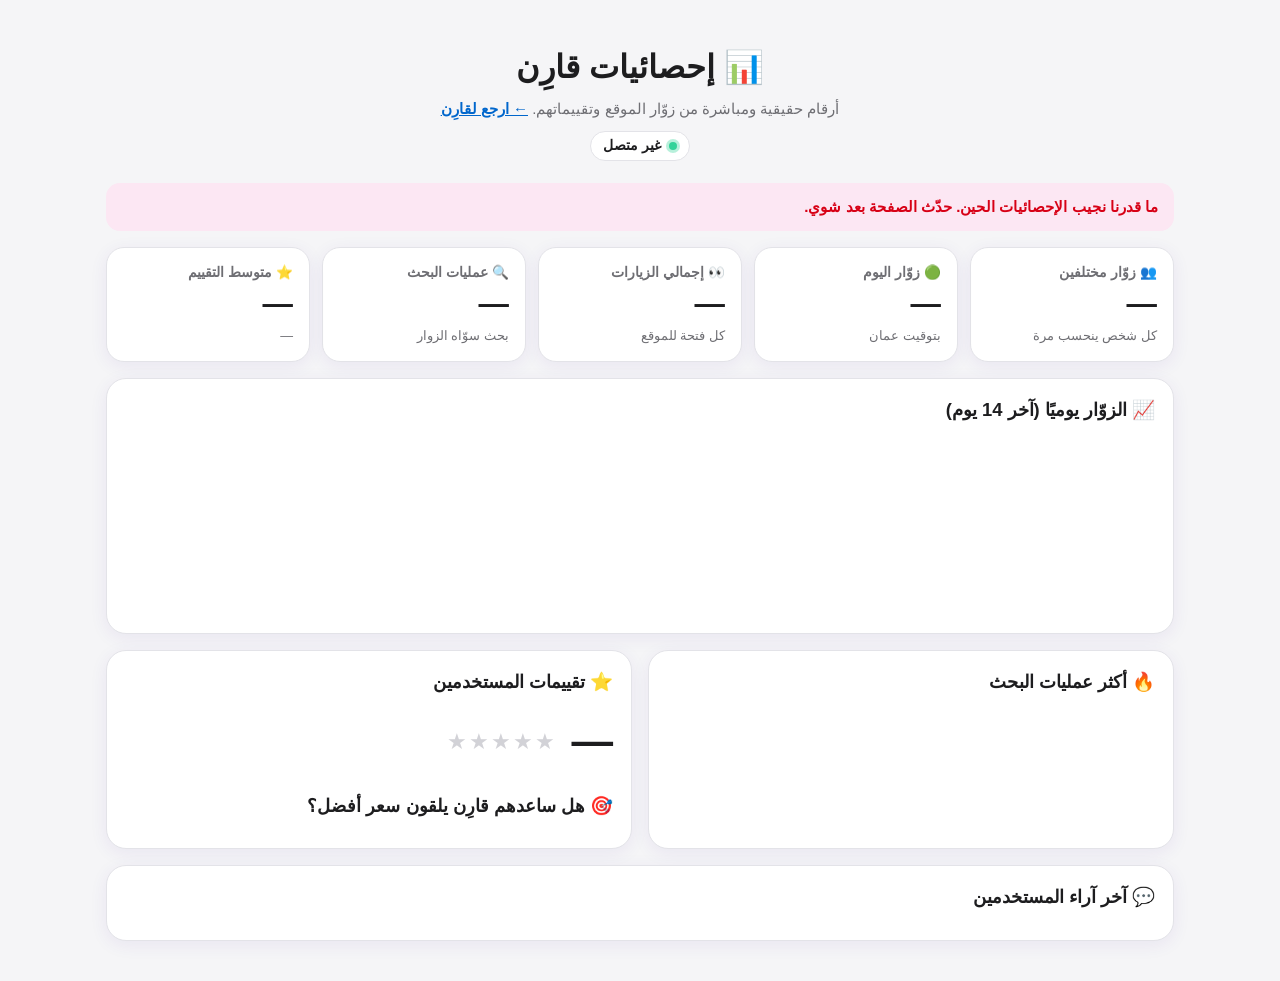
<file: stats.html>
<!doctype html>
<html lang="ar" dir="rtl">
<head>
<meta charset="utf-8">
<meta http-equiv="Content-Security-Policy" content="default-src 'self'; script-src 'self' 'unsafe-inline'; connect-src 'self' https://qarin-ebay.abtkar2011.workers.dev; img-src 'self' https: data:; style-src 'self' 'unsafe-inline' https://fonts.googleapis.com; font-src 'self' https://fonts.gstatic.com data:; manifest-src 'self'; object-src 'none'; base-uri 'self'; form-action 'self'">
<meta name="referrer" content="strict-origin-when-cross-origin">
<meta name="viewport" content="width=device-width, initial-scale=1, viewport-fit=cover">
<meta name="theme-color" content="#F5F5F7" media="(prefers-color-scheme: light)">
<meta name="theme-color" content="#000000" media="(prefers-color-scheme: dark)">
<script>try{var qt=localStorage.getItem('qarin.theme');if(qt==='light'||qt==='dark'){document.documentElement.setAttribute('data-theme',qt);document.querySelectorAll('meta[name="theme-color"]').forEach(function(m){m.content=qt==='dark'?'#000000':'#F5F5F7';});}}catch(e){}</script>
<title>إحصائيات قارِن</title>
<link rel="preconnect" href="https://fonts.googleapis.com">
<link rel="preconnect" href="https://fonts.gstatic.com" crossorigin>
<link rel="stylesheet" href="https://fonts.googleapis.com/css2?family=Almarai:wght@300;400;700;800&display=swap">
<style>
:root {
  --bg: #F5F5F7; --surface: #FFFFFF; --surface-2: #F5F5F7; --fg: #1D1D1F; --muted: #6E6E73; --line: #E3E3E8;
  --accent: #0071E3; --accent-strong: #0066CC; --gold: #1D1D1F; --good: #248A3D; --bad: #D70015; --star-off: #D2D2D7;
  --tint-1: #D1FAE5; --tint-2: #EDE9FE; --tint-3: #FEF3C7; --tint-4: #FCE7F3;
  --shadow: 0 4px 18px rgba(76, 29, 149, 0.07);
  --font: 'Almarai', -apple-system, BlinkMacSystemFont, 'Segoe UI', 'Noto Sans Arabic', Tahoma, sans-serif;
}
@media (prefers-color-scheme: dark) {
  :root:not([data-theme="light"]) {
    --bg: #000000; --surface: #1C1C1E; --surface-2: #2C2C2E; --fg: #F5F5F7; --muted: #A1A1A6; --line: #38383A;
    --accent: #2997FF; --accent-strong: #2997FF; --gold: #F5F5F7; --good: #30D158; --bad: #FF453A; --star-off: #48484A;
    --tint-1: #0F3B2E; --tint-2: #2E2357; --tint-3: #3A2C0E; --tint-4: #45162F; --shadow: 0 4px 18px rgba(0, 0, 0, 0.35);
  }
}
:root[data-theme="dark"] {
  --bg: #000000; --surface: #1C1C1E; --surface-2: #2C2C2E; --fg: #F5F5F7; --muted: #A1A1A6; --line: #38383A;
  --accent: #2997FF; --accent-strong: #2997FF; --gold: #F5F5F7; --good: #30D158; --bad: #FF453A; --star-off: #48484A;
  --tint-1: #0F3B2E; --tint-2: #2E2357; --tint-3: #3A2C0E; --tint-4: #45162F; --shadow: 0 4px 18px rgba(0, 0, 0, 0.35);
}
* { box-sizing: border-box; }
body { margin: 0; background: var(--bg); color: var(--fg); font-family: var(--font); font-size: 15px; line-height: 1.6; }
.num { font-variant-numeric: tabular-nums; }
.wrap { max-width: 1100px; margin: 0 auto; padding: 20px max(16px, env(safe-area-inset-right, 0px)) 40px max(16px, env(safe-area-inset-left, 0px)); display: flex; flex-direction: column; gap: 16px; }
.hero { padding: 22px 4px 6px; color: var(--fg); text-align: center; }
.hero h1 { margin: 0 0 4px; font-size: 2rem; font-weight: 700; }
.hero p { margin: 0 auto; color: var(--muted); max-width: 52ch; }
.hero a { color: var(--accent-strong); font-weight: 600; }
.live { display: inline-flex; align-items: center; gap: 8px; margin-top: 10px; background: var(--surface); border: 1px solid var(--line); padding: 3px 12px; border-radius: 999px; font-size: 0.86rem; font-weight: 700; }
.live i { width: 8px; height: 8px; border-radius: 50%; background: #34D399; box-shadow: 0 0 0 3px rgba(52,211,153,0.35); }
.kpis { display: grid; grid-template-columns: repeat(5, minmax(0, 1fr)); gap: 12px; }
.kpi { background: var(--surface); border: 1px solid var(--line); border-radius: 18px; padding: 14px 16px; box-shadow: var(--shadow); min-width: 0; }
.kpi small { display: block; color: var(--muted); font-weight: 700; font-size: 0.85rem; }
.kpi b { display: block; font-size: 1.9rem; font-weight: 700; line-height: 1.3; }
.kpi em { font-style: normal; color: var(--muted); font-size: 0.8rem; }
.grid2 { display: grid; grid-template-columns: minmax(0, 1fr) minmax(0, 1fr); gap: 16px; }
.card { background: var(--surface); border: 1px solid var(--line); border-radius: 20px; padding: 16px 18px; box-shadow: var(--shadow); min-width: 0; }
.card h2 { margin: 0 0 12px; font-size: 1.15rem; font-weight: 700; }
.chart { display: flex; align-items: flex-end; gap: 6px; height: 180px; padding-top: 22px; direction: ltr; }
.col { flex: 1; display: flex; flex-direction: column; align-items: center; justify-content: flex-end; height: 100%; min-width: 0; }
.col .v { font-size: 0.75rem; font-weight: 700; color: var(--fg); }
.col .b { width: 100%; max-width: 34px; background: var(--accent); border-radius: 6px 6px 2px 2px; min-height: 3px; }
.col .d { font-size: 0.68rem; color: var(--muted); margin-top: 4px; white-space: nowrap; }
.hrow { display: grid; grid-template-columns: minmax(0, 110px) minmax(0, 1fr) 44px; gap: 10px; align-items: center; margin: 8px 0; font-size: 0.92rem; }
.hrow .lbl { overflow: hidden; text-overflow: ellipsis; white-space: nowrap; font-weight: 700; }
.hrow .t { height: 14px; background: var(--surface-2); border-radius: 99px; overflow: hidden; }
.hrow .f { height: 100%; border-radius: 99px; background: var(--accent); }
.hrow b { text-align: left; }
.big-rate { display: flex; align-items: center; gap: 14px; margin-bottom: 8px; }
.big-rate b { font-size: 2.6rem; font-weight: 700; }
.stars { --r: 0%; position: relative; display: inline-block; font-size: 1.4rem; letter-spacing: 2px; color: var(--star-off); direction: ltr; }
.stars::before { content: "★★★★★"; }
.stars::after { content: "★★★★★"; position: absolute; inset: 0; width: var(--r); overflow: hidden; color: var(--gold); }
.comments { display: grid; grid-template-columns: repeat(2, minmax(0, 1fr)); gap: 10px; }
.cm { background: var(--surface-2); border-radius: 14px; padding: 10px 14px; }
.cm .s { color: var(--gold); letter-spacing: 1px; }
.cm small { color: var(--muted); }
.empty { color: var(--muted); text-align: center; padding: 18px; }
.err { background: var(--tint-4); color: var(--bad); border-radius: 14px; padding: 12px 16px; font-weight: 700; display: none; }
@media (max-width: 900px) { .kpis { grid-template-columns: repeat(2, minmax(0, 1fr)); } .grid2, .comments { grid-template-columns: minmax(0, 1fr); } }
</style>
</head>
<body>
<div class="wrap">
  <header class="hero">
    <h1>📊 إحصائيات قارِن</h1>
    <p>أرقام حقيقية ومباشرة من زوّار الموقع وتقييماتهم. <a href="./">← ارجع لقارِن</a></p>
    <span class="live"><i></i><span id="upd">جارِ التحميل...</span></span>
  </header>
  <div class="err" id="err">ما قدرنا نجيب الإحصائيات الحين. حدّث الصفحة بعد شوي.</div>

  <section class="kpis">
    <div class="kpi"><small>👥 زوّار مختلفين</small><b class="num" id="kVisitors">—</b><em>كل شخص ينحسب مرة</em></div>
    <div class="kpi"><small>🟢 زوّار اليوم</small><b class="num" id="kToday">—</b><em>بتوقيت عمان</em></div>
    <div class="kpi"><small>👀 إجمالي الزيارات</small><b class="num" id="kVisits">—</b><em>كل فتحة للموقع</em></div>
    <div class="kpi"><small>🔍 عمليات البحث</small><b class="num" id="kSearches">—</b><em>بحث سوّاه الزوار</em></div>
    <div class="kpi"><small>⭐ متوسط التقييم</small><b class="num" id="kAvg">—</b><em id="kRatings">—</em></div>
  </section>

  <section class="card">
    <h2>📈 الزوّار يوميًا (آخر 14 يوم)</h2>
    <div class="chart" id="chart"></div>
  </section>

  <div class="grid2">
    <section class="card">
      <h2>🔥 أكثر عمليات البحث</h2>
      <div id="top"></div>
    </section>
    <section class="card">
      <h2>⭐ تقييمات المستخدمين</h2>
      <div class="big-rate"><b class="num" id="rAvg">—</b><div><span class="stars" id="rStars"></span><div style="color:var(--muted)" id="rCount"></div></div></div>
      <div id="dist"></div>
      <h2 style="margin-top:16px">🎯 هل ساعدهم قارِن يلقون سعر أفضل؟</h2>
      <div id="found"></div>
    </section>
  </div>

  <section class="card">
    <h2>💬 آخر آراء المستخدمين</h2>
    <div class="comments" id="comments"></div>
  </section>
</div>
<script>
(() => {
  const API = 'https://qarin-ebay.abtkar2011.workers.dev/';
  const $ = id => document.getElementById(id);
  const esc = s => String(s).replace(/[&<>"']/g, c => ({ '&': '&amp;', '<': '&lt;', '>': '&gt;', '"': '&quot;', "'": '&#39;' }[c]));
  const n = v => Number(v || 0).toLocaleString('en-US');
  const hrow = (label, v, max, color) => `<div class="hrow"><span class="lbl" title="${esc(label)}">${esc(label)}</span><div class="t"><div class="f" style="width:${max ? Math.max(3, v / max * 100) : 0}%;${color ? 'background:' + color : ''}"></div></div><b class="num">${n(v)}</b></div>`;

  function lastDays(k) {
    const out = [];
    for (let i = k - 1; i >= 0; i--) out.push(new Date(Date.now() + 4 * 3600e3 - i * 86400e3).toISOString().slice(0, 10));
    return out;
  }

  function draw(d) {
    $('kVisitors').textContent = n(d.visitors);
    $('kToday').textContent = n(d.visitorsToday);
    $('kVisits').textContent = n(d.visits);
    $('kSearches').textContent = n(d.searches);
    $('kAvg').innerHTML = d.ratings ? `<bdi dir="ltr">${d.avgStars.toFixed(1)} / 5</bdi>` : '—';
    $('kRatings').textContent = n(d.ratings) + ' تقييم';

    const byDay = Object.fromEntries((d.perDay || []).map(r => [r.day, r.u]));
    const days = lastDays(14), vals = days.map(x => byDay[x] || 0), max = Math.max(1, ...vals);
    $('chart').innerHTML = days.map((x, i) => `<div class="col"><span class="v">${vals[i] || ''}</span><div class="b" style="height:${vals[i] / max * 100}%"></div><span class="d">${i === 0 || x.slice(8) === '01' ? x.slice(8) + '/' + x.slice(5, 7) : x.slice(8)}</span></div>`).join('');

    const top = d.topSearches || [], tmax = top.length ? top[0].c : 0;
    $('top').innerHTML = top.length ? top.map(r => hrow(r.q, r.c, tmax)).join('') : '<div class="empty">لسا ما فيه عمليات بحث.</div>';

    $('rAvg').textContent = d.ratings ? d.avgStars.toFixed(1) : '—';
    $('rStars').style.setProperty('--r', (d.avgStars / 5 * 100).toFixed(0) + '%');
    $('rCount').textContent = `من ${n(d.ratings)} تقييم`;
    const dist = Object.fromEntries((d.starsDist || []).map(r => [r.stars, r.c])), dmax = Math.max(1, ...Object.values(dist));
    $('dist').innerHTML = [5, 4, 3, 2, 1].map(s => hrow(s + ' ★', dist[s] || 0, dmax, 'var(--gold)')).join('');

    const F = { yes: ['👍 نعم', 'var(--good)'], some: ['🤏 نوعًا ما', 'var(--gold)'], no: ['👎 لا', 'var(--bad)'] };
    const found = Object.fromEntries((d.found || []).map(r => [r.found, r.c])), ftot = Object.values(found).reduce((a, b) => a + b, 0);
    $('found').innerHTML = ftot ? ['yes', 'some', 'no'].map(k => hrow(F[k][0] + (ftot ? ` (${Math.round((found[k] || 0) / ftot * 100)}%)` : ''), found[k] || 0, ftot, F[k][1])).join('') : '<div class="empty">لسا ما فيه إجابات.</div>';

    const cm = d.comments || [];
    $('comments').innerHTML = cm.length ? cm.map(c => `<div class="cm"><span class="s">${'★'.repeat(c.stars)}</span><div>${esc(c.comment)}</div><small>${esc(c.day)}</small></div>`).join('') : '<div class="empty">لسا ما فيه آراء مكتوبة.</div>';

    $('upd').textContent = 'مباشر · آخر تحديث ' + new Date().toLocaleTimeString('ar-OM', { hour: '2-digit', minute: '2-digit' });
  }

  async function load() {
    try {
      const r = await fetch(API + 'stats', { cache: 'no-store' });
      const d = await r.json();
      if (d.error) throw new Error(d.error);
      $('err').style.display = 'none';
      draw(d);
    } catch (e) {
      $('err').style.display = 'block';
      $('upd').textContent = 'غير متصل';
    }
  }
  load();
  setInterval(load, 60000);
})();
</script>
</body>
</html>
</file>
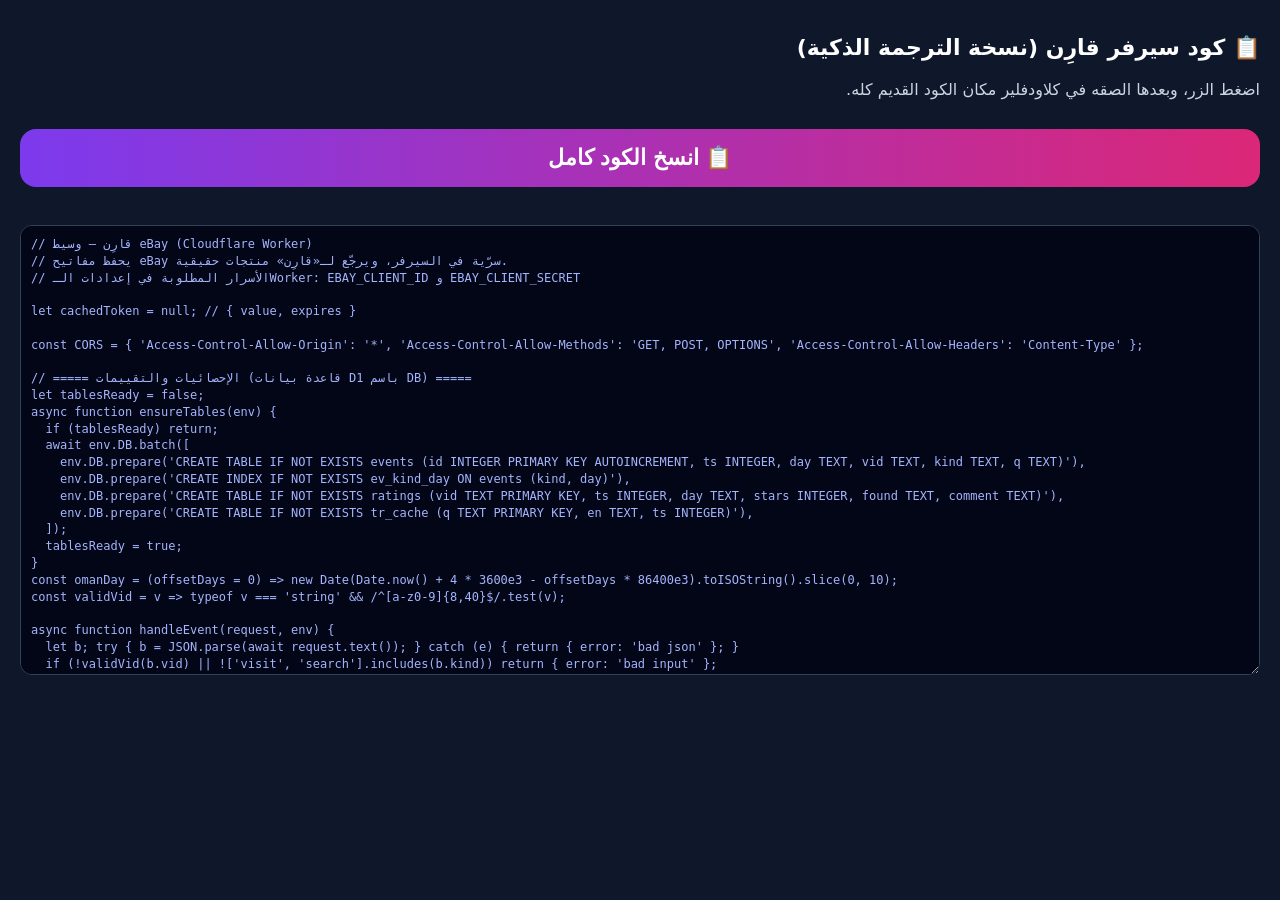
<file: w.html>
<!doctype html>
<html lang="ar" dir="rtl"><head><meta charset="utf-8"><meta http-equiv="Content-Security-Policy" content="default-src 'self'; script-src 'self' 'unsafe-inline'; style-src 'self' 'unsafe-inline'; img-src 'self' data:; object-src 'none'; base-uri 'self'; form-action 'self'"><meta name="viewport" content="width=device-width,initial-scale=1"><meta name="robots" content="noindex,nofollow">
<title>كود سيرفر قارِن</title>
<style>body{font-family:system-ui,-apple-system,sans-serif;margin:0;padding:20px;background:#0f172a;color:#fff}h1{font-size:22px}p{color:#cbd5e1;line-height:1.7}
button{font-size:22px;font-weight:700;padding:16px 28px;border:0;border-radius:16px;background:linear-gradient(90deg,#7c3aed,#db2777);color:#fff;width:100%;margin:10px 0}
textarea{width:100%;height:50vh;direction:ltr;font:12px/1.4 ui-monospace,monospace;background:#020617;color:#a5b4fc;border-radius:12px;border:1px solid #334155;padding:10px;box-sizing:border-box}
#ok{color:#34d399;font-weight:700;text-align:center;font-size:20px;min-height:28px}</style></head><body>
<h1>📋 كود سيرفر قارِن (نسخة الترجمة الذكية)</h1>
<p>اضغط الزر، وبعدها الصقه في كلاودفلير مكان الكود القديم كله.</p>
<button id="b">📋 انسخ الكود كامل</button><div id="ok"></div>
<textarea id="t" readonly>// قارِن — وسيط eBay (Cloudflare Worker)
// يحفظ مفاتيح eBay سرّية في السيرفر، ويرجّع لـ«قارِن» منتجات حقيقية.
// الأسرار المطلوبة في إعدادات الـWorker: EBAY_CLIENT_ID و EBAY_CLIENT_SECRET

let cachedToken = null; // { value, expires }

const CORS = { &#x27;Access-Control-Allow-Origin&#x27;: &#x27;*&#x27;, &#x27;Access-Control-Allow-Methods&#x27;: &#x27;GET, POST, OPTIONS&#x27;, &#x27;Access-Control-Allow-Headers&#x27;: &#x27;Content-Type&#x27; };

// ===== الإحصائيات والتقييمات (قاعدة بيانات D1 باسم DB) =====
let tablesReady = false;
async function ensureTables(env) {
  if (tablesReady) return;
  await env.DB.batch([
    env.DB.prepare(&#x27;CREATE TABLE IF NOT EXISTS events (id INTEGER PRIMARY KEY AUTOINCREMENT, ts INTEGER, day TEXT, vid TEXT, kind TEXT, q TEXT)&#x27;),
    env.DB.prepare(&#x27;CREATE INDEX IF NOT EXISTS ev_kind_day ON events (kind, day)&#x27;),
    env.DB.prepare(&#x27;CREATE TABLE IF NOT EXISTS ratings (vid TEXT PRIMARY KEY, ts INTEGER, day TEXT, stars INTEGER, found TEXT, comment TEXT)&#x27;),
    env.DB.prepare(&#x27;CREATE TABLE IF NOT EXISTS tr_cache (q TEXT PRIMARY KEY, en TEXT, ts INTEGER)&#x27;),
  ]);
  tablesReady = true;
}
const omanDay = (offsetDays = 0) =&gt; new Date(Date.now() + 4 * 3600e3 - offsetDays * 86400e3).toISOString().slice(0, 10);
const validVid = v =&gt; typeof v === &#x27;string&#x27; &amp;&amp; /^[a-z0-9]{8,40}$/.test(v);

async function handleEvent(request, env) {
  let b; try { b = JSON.parse(await request.text()); } catch (e) { return { error: &#x27;bad json&#x27; }; }
  if (!validVid(b.vid) || ![&#x27;visit&#x27;, &#x27;search&#x27;].includes(b.kind)) return { error: &#x27;bad input&#x27; };
  const q = b.kind === &#x27;search&#x27; ? String(b.q || &#x27;&#x27;).trim().toLowerCase().slice(0, 60) : &#x27;&#x27;;
  await env.DB.prepare(&#x27;INSERT INTO events (ts, day, vid, kind, q) VALUES (?, ?, ?, ?, ?)&#x27;).bind(Date.now(), omanDay(), b.vid, b.kind, q).run();
  return { ok: true };
}

async function handleRate(request, env) {
  let b; try { b = JSON.parse(await request.text()); } catch (e) { return { error: &#x27;bad json&#x27; }; }
  const stars = parseInt(b.stars, 10);
  if (!validVid(b.vid) || !(stars &gt;= 1 &amp;&amp; stars &lt;= 5)) return { error: &#x27;bad input&#x27; };
  const found = [&#x27;yes&#x27;, &#x27;some&#x27;, &#x27;no&#x27;].includes(b.found) ? b.found : &#x27;&#x27;;
  const comment = String(b.comment || &#x27;&#x27;).trim().slice(0, 300);
  await env.DB.prepare(&#x27;INSERT INTO ratings (vid, ts, day, stars, found, comment) VALUES (?, ?, ?, ?, ?, ?) &#x27; +
    &#x27;ON CONFLICT(vid) DO UPDATE SET ts = excluded.ts, day = excluded.day, stars = excluded.stars, found = excluded.found, comment = excluded.comment&#x27;)
    .bind(b.vid, Date.now(), omanDay(), stars, found, comment).run();
  return { ok: true };
}

async function handleStats(env) {
  const since = omanDay(13);
  const [visits, searches, perDay, top, rate, dist, found, comments, today] = await env.DB.batch([
    env.DB.prepare(&quot;SELECT COUNT(*) AS c, COUNT(DISTINCT vid) AS u FROM events WHERE kind = &#x27;visit&#x27;&quot;),
    env.DB.prepare(&quot;SELECT COUNT(*) AS c FROM events WHERE kind = &#x27;search&#x27;&quot;),
    env.DB.prepare(&quot;SELECT day, COUNT(*) AS c, COUNT(DISTINCT vid) AS u FROM events WHERE kind = &#x27;visit&#x27; AND day &gt;= ? GROUP BY day ORDER BY day&quot;).bind(since),
    env.DB.prepare(&quot;SELECT q, COUNT(*) AS c FROM events WHERE kind = &#x27;search&#x27; AND q != &#x27;&#x27; GROUP BY q ORDER BY c DESC LIMIT 10&quot;),
    env.DB.prepare(&#x27;SELECT COUNT(*) AS c, AVG(stars) AS a FROM ratings&#x27;),
    env.DB.prepare(&#x27;SELECT stars, COUNT(*) AS c FROM ratings GROUP BY stars&#x27;),
    env.DB.prepare(&quot;SELECT found, COUNT(*) AS c FROM ratings WHERE found != &#x27;&#x27; GROUP BY found&quot;),
    env.DB.prepare(&quot;SELECT stars, comment, day FROM ratings WHERE comment != &#x27;&#x27; ORDER BY ts DESC LIMIT 12&quot;),
    env.DB.prepare(&quot;SELECT COUNT(DISTINCT vid) AS u FROM events WHERE kind = &#x27;visit&#x27; AND day = ?&quot;).bind(omanDay()),
  ]);
  const one = r =&gt; (r.results &amp;&amp; r.results[0]) || {};
  return {
    updated: new Date().toISOString(),
    visits: one(visits).c || 0, visitors: one(visits).u || 0, visitorsToday: one(today).u || 0,
    searches: one(searches).c || 0,
    perDay: perDay.results || [], topSearches: top.results || [],
    ratings: one(rate).c || 0, avgStars: one(rate).a ? Math.round(one(rate).a * 10) / 10 : 0,
    starsDist: dist.results || [], found: found.results || [], comments: comments.results || [],
  };
}


// ===== Etsy (السرّين ETSY_KEY و ETSY_SECRET) =====
async function handleEtsy(url, env) {
  const q = (url.searchParams.get(&#x27;q&#x27;) || &#x27;&#x27;).trim().slice(0, 100);
  if (!q) return { error: &#x27;missing q&#x27; };
  if (!env.ETSY_KEY || !env.ETSY_SECRET) return { error: &#x27;missing etsy secrets&#x27; };
  const headers = { &#x27;x-api-key&#x27;: env.ETSY_KEY + &#x27;:&#x27; + env.ETSY_SECRET };
  const base = &#x27;https://openapi.etsy.com/v3/application/&#x27;;
  const r = await fetch(base + &#x27;listings/active?limit=100&amp;sort_on=score&amp;keywords=&#x27; + encodeURIComponent(q), { headers });
  if (!r.ok) return { error: &#x27;etsy &#x27; + r.status, detail: (await r.text()).slice(0, 300) };
  const list = ((await r.json()).results || []).filter(l =&gt; l.price &amp;&amp; l.price.currency_code === &#x27;USD&#x27;).slice(0, 50);
  const imgs = {};
  if (list.length) {
    const r2 = await fetch(base + &#x27;listings/batch?includes=Images&amp;listing_ids=&#x27; + list.map(l =&gt; l.listing_id).join(&#x27;,&#x27;), { headers });
    if (r2.ok) for (const l of ((await r2.json()).results || [])) {
      const im = (l.images || [])[0];
      if (im) imgs[l.listing_id] = im.url_570xN || im.url_fullxfull || &#x27;&#x27;;
    }
  }
  return { items: list.map(l =&gt; ({
    title: l.title, price: Math.round(l.price.amount / l.price.divisor * 100) / 100,
    url: &#x27;https://www.etsy.com/listing/&#x27; + l.listing_id, image: imgs[l.listing_id] || &#x27;&#x27;,
    favorites: l.num_favorers || 0,
  })) };
}

// ===== قراءة اسم المنتج من رابط يلصقه المستخدم =====
const decodeHtml = t =&gt; t.replace(/&amp;amp;/g, &#x27;&amp;&#x27;).replace(/&amp;quot;/g, &#x27;&quot;&#x27;).replace(/&amp;#39;|&amp;#x27;/g, &quot;&#x27;&quot;).replace(/&amp;lt;/g, &#x27;&lt;&#x27;).replace(/&amp;gt;/g, &#x27;&gt;&#x27;).replace(/&amp;#(\d+);/g, (m, n) =&gt; String.fromCharCode(+n)).replace(/\s+/g, &#x27; &#x27;).trim();
async function handleMeta(url) {
  let u;
  try { u = new URL(url.searchParams.get(&#x27;url&#x27;) || &#x27;&#x27;); } catch (e) { return { error: &#x27;bad url&#x27; }; }
  if (!/^https?:$/.test(u.protocol)) return { error: &#x27;bad url&#x27; };
  const r = await fetch(u.toString(), {
    redirect: &#x27;follow&#x27;,
    headers: { &#x27;User-Agent&#x27;: &#x27;Mozilla/5.0 (iPhone; CPU iPhone OS 17_0 like Mac OS X) AppleWebKit/605.1.15 (KHTML, like Gecko) Version/17.0 Mobile/15E148 Safari/604.1&#x27;, &#x27;Accept-Language&#x27;: &#x27;en,ar;q=0.8&#x27; },
  });
  if (!r.body) return { error: &#x27;empty&#x27; };
  const reader = r.body.getReader(); const dec = new TextDecoder(); let html = &#x27;&#x27;;
  while (html.length &lt; 600000) { const { done, value } = await reader.read(); if (done) break; html += dec.decode(value, { stream: true }); if (/&lt;\/head&gt;/i.test(html)) break; }
  try { reader.cancel(); } catch (e) { /* تجاهل */ }
  const meta = name =&gt; {
    const a = html.match(new RegExp(&#x27;&lt;meta[^&gt;]+(?:property|name)=[&quot;\&#x27;]&#x27; + name + &#x27;[&quot;\&#x27;][^&gt;]*content=[&quot;\&#x27;]([^&quot;\&#x27;]+)&#x27;, &#x27;i&#x27;));
    const b = html.match(new RegExp(&#x27;&lt;meta[^&gt;]+content=[&quot;\&#x27;]([^&quot;\&#x27;]+)[&quot;\&#x27;][^&gt;]*(?:property|name)=[&quot;\&#x27;]&#x27; + name + &#x27;[&quot;\&#x27;]&#x27;, &#x27;i&#x27;));
    return decodeHtml((a &amp;&amp; a[1]) || (b &amp;&amp; b[1]) || &#x27;&#x27;);
  };
  const t = html.match(/&lt;title[^&gt;]*&gt;([^&lt;]+)/i);
  return { title: (meta(&#x27;og:title&#x27;) || meta(&#x27;twitter:title&#x27;) || decodeHtml(t ? t[1] : &#x27;&#x27;)).slice(0, 200), image: meta(&#x27;og:image&#x27;), site: u.hostname };
}

// ===== علي إكسبرس: بحث مباشر (AliExpress Open Platform — Affiliate API) =====
// يحتاج أسرار في Cloudflare: ALI_APP_KEY و ALI_APP_SECRET (و ALI_TRACKING_ID اختياري لروابط الأفلييت)
async function aliSign(secret, params) {
  const str = Object.keys(params).sort().map(k =&gt; k + params[k]).join(&#x27;&#x27;);
  const key = await crypto.subtle.importKey(&#x27;raw&#x27;, new TextEncoder().encode(secret), { name: &#x27;HMAC&#x27;, hash: &#x27;SHA-256&#x27; }, false, [&#x27;sign&#x27;]);
  const sig = await crypto.subtle.sign(&#x27;HMAC&#x27;, key, new TextEncoder().encode(str));
  return [...new Uint8Array(sig)].map(b =&gt; b.toString(16).padStart(2, &#x27;0&#x27;)).join(&#x27;&#x27;).toUpperCase();
}
const num2 = v =&gt; { const n = parseFloat(String(v == null ? &#x27;&#x27; : v).replace(/[^\d.]/g, &#x27;&#x27;)); return isFinite(n) ? n : null; };
async function handleAli(url, env) {
  const q = (url.searchParams.get(&#x27;q&#x27;) || &#x27;&#x27;).trim().slice(0, 100);
  if (!q) return { error: &#x27;missing q&#x27; };
  if (!env.ALI_APP_KEY || !env.ALI_APP_SECRET) return { error: &#x27;missing aliexpress secrets&#x27; };
  const params = {
    app_key: env.ALI_APP_KEY, method: &#x27;aliexpress.affiliate.product.query&#x27;, sign_method: &#x27;sha256&#x27;,
    timestamp: String(Date.now()), format: &#x27;json&#x27;,
    keywords: q, page_no: &#x27;1&#x27;, page_size: &#x27;50&#x27;, target_currency: &#x27;USD&#x27;, target_language: &#x27;EN&#x27;, ship_to_country: &#x27;OM&#x27;,
  };
  const sort = url.searchParams.get(&#x27;sort&#x27;);
  if ([&#x27;SALE_PRICE_ASC&#x27;, &#x27;SALE_PRICE_DESC&#x27;, &#x27;LAST_VOLUME_DESC&#x27;].includes(sort)) params.sort = sort;
  if (env.ALI_TRACKING_ID) params.tracking_id = env.ALI_TRACKING_ID;
  params.sign = await aliSign(env.ALI_APP_SECRET, params);
  const r = await fetch(&#x27;https://api-sg.aliexpress.com/sync&#x27;, {
    method: &#x27;POST&#x27;,
    headers: { &#x27;Content-Type&#x27;: &#x27;application/x-www-form-urlencoded;charset=utf-8&#x27; },
    body: new URLSearchParams(params).toString(),
  });
  const text = await r.text();
  let data; try { data = JSON.parse(text); } catch (e) { return { error: &#x27;aliexpress &#x27; + r.status, detail: text.slice(0, 300) }; }
  const resp = data.aliexpress_affiliate_product_query_response;
  if (!resp) return { error: &#x27;aliexpress&#x27;, detail: JSON.stringify(data).slice(0, 400) };
  const rr = resp.resp_result || {};
  const code = Number(rr.resp_code || 200);
  if (code !== 200) return code === 405 ? { items: [] } : { error: &#x27;aliexpress &#x27; + code, detail: String(rr.resp_msg || &#x27;&#x27;).slice(0, 200) };
  let list = ((rr.result || {}).products || {}).product || [];
  if (!Array.isArray(list)) list = [list];
  return { items: list.map(p =&gt; ({
    id: String(p.product_id || &#x27;&#x27;),
    title: p.product_title || &#x27;&#x27;,
    price: num2(p.target_sale_price) ?? num2(p.sale_price) ?? num2(p.target_app_sale_price),
    original: num2(p.target_original_price) ?? num2(p.original_price),
    image: p.product_main_image_url || &#x27;&#x27;,
    url: p.promotion_link || p.product_detail_url || &#x27;&#x27;,
    ratingPct: num2(p.evaluate_rate),
    orders: parseInt(p.lastest_volume || 0, 10) || 0,
    category: p.second_level_category_name || p.first_level_category_name || &#x27;&#x27;,
    shipDays: p.ship_to_days ? String(p.ship_to_days) : &#x27;&#x27;,
  })).filter(it =&gt; it.title &amp;&amp; it.price &gt; 0 &amp;&amp; /^https:\/\//.test(it.url)) };
}

async function getToken(env) {
  if (cachedToken &amp;&amp; cachedToken.expires &gt; Date.now() + 60000) return cachedToken.value;
  const res = await fetch(&#x27;https://api.ebay.com/identity/v1/oauth2/token&#x27;, {
    method: &#x27;POST&#x27;,
    headers: {
      &#x27;Content-Type&#x27;: &#x27;application/x-www-form-urlencoded&#x27;,
      &#x27;Authorization&#x27;: &#x27;Basic &#x27; + btoa(env.EBAY_CLIENT_ID + &#x27;:&#x27; + env.EBAY_CLIENT_SECRET),
    },
    body: &#x27;grant_type=client_credentials&amp;scope=&#x27; + encodeURIComponent(&#x27;https://api.ebay.com/oauth/api_scope&#x27;),
  });
  if (!res.ok) throw new Error(&#x27;token &#x27; + res.status + &#x27;: &#x27; + (await res.text()).slice(0, 200));
  const data = await res.json();
  cachedToken = { value: data.access_token, expires: Date.now() + data.expires_in * 1000 };
  return cachedToken.value;
}

// ===== البحث بالصورة: Workers AI يتعرف على المنتج ويرجّع كلمات بحث إنجليزية =====
const IMG_PROMPT = &#x27;What single product is shown in this photo? Reply with ONLY a short English online-shopping search query of 2 to 5 words, for example: wireless earbuds, men leather wallet, coffee grinder. No sentences, no punctuation.&#x27;;
function cleanQuery(t) {
  t = String(t || &#x27;&#x27;).split(&#x27;\n&#x27;)[0].toLowerCase()
    .replace(/\b(this is|it is|the image shows|image of|a photo of|photo of|picture of|search query|query|answer)\b/g, &#x27; &#x27;)
    .replace(/[^a-z0-9 \-]/g, &#x27; &#x27;).replace(/\s+/g, &#x27; &#x27;).trim().replace(/^(the|a|an) /, &#x27;&#x27;);
  return t.split(&#x27; &#x27;).filter(Boolean).slice(0, 6).join(&#x27; &#x27;);
}
async function handleImg(request, env) {
  if (request.method !== &#x27;POST&#x27;) return { error: &#x27;use POST&#x27; };
  if (!env.AI) return { error: &#x27;ai not connected&#x27; };
  const body = await request.json().catch(() =&gt; null);
  const b64 = body &amp;&amp; typeof body.image === &#x27;string&#x27; ? body.image.replace(/^data:image\/\w+;base64,/, &#x27;&#x27;) : &#x27;&#x27;;
  if (!b64 || b64.length &gt; 1500000) return { error: &#x27;bad image&#x27; };
  const bin = atob(b64), bytes = new Uint8Array(bin.length);
  for (let i = 0; i &lt; bin.length; i++) bytes[i] = bin.charCodeAt(i);
  for (const model of [&#x27;@cf/llava-hf/llava-1.5-7b-hf&#x27;, &#x27;@cf/unum/uform-gen2-qwen-500m&#x27;]) {
    try {
      const out = await env.AI.run(model, { image: [...bytes], prompt: IMG_PROMPT, max_tokens: 24 });
      const q = cleanQuery(out &amp;&amp; (out.description || out.response));
      if (q &amp;&amp; q.length &gt;= 3) return { query: q };
    } catch (e) { /* نجرب الموديل الثاني */ }
  }
  return { error: &#x27;not recognized&#x27; };
}

// ===== ترجمة البحث بالذكاء الاصطناعي: «مساحات سيارة» ← car wiper blades =====
const TR_SYS = `You convert an online-shopping search, typed by a shopper in any language (usually Gulf or Omani Arabic dialect, sometimes with typos), into the best short English search query for AliExpress and eBay.
Rules:
- Reply with ONLY the English search query: 1 to 6 words, lowercase. No quotes, no punctuation, no explanation, no Arabic.
- Keep brand names, model names and numbers, sizes, colors, materials, gender or age, and the device the item is for.
- Drop filler words such as cheap, original, best, new, I want, buy, price.
- Use the normal product name that sellers use in their listings.
Examples:
مساحات سيارة =&gt; car wiper blades
زينة سيارة =&gt; car interior decoration
سماعات ابل =&gt; apple airpods
كفر ايفون 15 شفاف =&gt; clear iphone 15 case
لعبة سيارة =&gt; toy car
حلوى عمانية =&gt; omani halwa
مصر عماني =&gt; omani turban
كيبورد ميكانيكي =&gt; mechanical keyboard
شامبو للشعر الجاف =&gt; shampoo for dry hair
ابي جوال رخيص =&gt; smartphone
عطر عود فخم =&gt; oud perfume
اغراض مطبخ =&gt; kitchen accessories`;
const TR_MODELS = [&#x27;@cf/meta/llama-3.3-70b-instruct-fp8-fast&#x27;, &#x27;@cf/meta/llama-4-scout-17b-16e-instruct&#x27;, &#x27;@cf/meta/llama-3.1-8b-instruct-fast&#x27;, &#x27;@cf/meta/llama-3.1-8b-instruct&#x27;];
function cleanTr(t) {
  t = String(t || &#x27;&#x27;).trim().split(&#x27;\n&#x27;)[0];
  if (t.includes(&#x27;=&gt;&#x27;)) t = t.split(&#x27;=&gt;&#x27;).pop();
  if (/[\u0600-\u06FF]/.test(t)) return &#x27;&#x27;;
  t = t.toLowerCase().replace(/^(english|query|search|answer)\s*:\s*/, &#x27;&#x27;).replace(/[^a-z0-9 .+\-]/g, &#x27; &#x27;).replace(/\.(?!\d)/g, &#x27; &#x27;).replace(/\s+/g, &#x27; &#x27;).trim();
  const w = t.split(&#x27; &#x27;).filter(Boolean);
  return w.length &amp;&amp; w.length &lt;= 7 ? w.join(&#x27; &#x27;) : &#x27;&#x27;;
}
async function handleTr(url, env) {
  const q = (url.searchParams.get(&#x27;q&#x27;) || &#x27;&#x27;).trim().replace(/\s+/g, &#x27; &#x27;).slice(0, 80);
  if (!q || !/\p{L}/u.test(q)) return { error: &#x27;empty&#x27; };
  const key = q.toLowerCase();
  if (env.DB) {
    try {
      await ensureTables(env);
      const row = await env.DB.prepare(&#x27;SELECT en FROM tr_cache WHERE q = ?&#x27;).bind(key).first();
      if (row &amp;&amp; row.en) return { en: row.en, cached: true };
    } catch (e) { /* نكمل بدون كاش */ }
  }
  if (!env.AI) return { error: &#x27;ai not connected&#x27; };
  for (const model of TR_MODELS) {
    try {
      const out = await env.AI.run(model, { messages: [{ role: &#x27;system&#x27;, content: TR_SYS }, { role: &#x27;user&#x27;, content: q }], max_tokens: 24, temperature: 0 });
      const en = cleanTr(out &amp;&amp; (typeof out.response === &#x27;string&#x27; ? out.response : JSON.stringify(out.response || &#x27;&#x27;)));
      if (en &amp;&amp; en.length &gt;= 2) {
        if (env.DB) { try { await env.DB.prepare(&#x27;INSERT OR REPLACE INTO tr_cache (q, en, ts) VALUES (?, ?, ?)&#x27;).bind(key, en, Date.now()).run(); } catch (e) { /* عادي */ } }
        return { en, model: model.split(&#x27;/&#x27;).pop() };
      }
    } catch (e) { /* نجرب الموديل اللي بعده */ }
  }
  return { error: &#x27;not translated&#x27; };
}

export default {
  async fetch(request, env) {
    if (request.method === &#x27;OPTIONS&#x27;) return new Response(null, { headers: CORS });
    const json = (body, status = 200) =&gt; new Response(JSON.stringify(body), {
      status, headers: { &#x27;Content-Type&#x27;: &#x27;application/json; charset=utf-8&#x27;, &#x27;Cache-Control&#x27;: &#x27;public, max-age=600&#x27;, ...CORS },
    });

    const url = new URL(request.url);
    const path = url.pathname.replace(/\/+$/, &#x27;&#x27;);
    if (path === &#x27;/event&#x27; || path === &#x27;/rate&#x27; || path === &#x27;/stats&#x27;) {
      if (!env.DB) return json({ error: &#x27;database not connected&#x27; }, 500);
      try {
        await ensureTables(env);
        if (path === &#x27;/stats&#x27;) {
          return new Response(JSON.stringify(await handleStats(env)), { headers: { &#x27;Content-Type&#x27;: &#x27;application/json; charset=utf-8&#x27;, &#x27;Cache-Control&#x27;: &#x27;public, max-age=20&#x27;, ...CORS } });
        }
        if (request.method !== &#x27;POST&#x27;) return json({ error: &#x27;use POST&#x27; }, 405);
        const out = path === &#x27;/event&#x27; ? await handleEvent(request, env) : await handleRate(request, env);
        return new Response(JSON.stringify(out), { status: out.error ? 400 : 200, headers: { &#x27;Content-Type&#x27;: &#x27;application/json; charset=utf-8&#x27;, &#x27;Cache-Control&#x27;: &#x27;no-store&#x27;, ...CORS } });
      } catch (e) {
        return json({ error: String(e.message || e) }, 500);
      }
    }
    if (path === &#x27;/img&#x27;) {
      try {
        const out = await handleImg(request, env);
        return new Response(JSON.stringify(out), { status: out.error ? 400 : 200, headers: { &#x27;Content-Type&#x27;: &#x27;application/json; charset=utf-8&#x27;, &#x27;Cache-Control&#x27;: &#x27;no-store&#x27;, ...CORS } });
      } catch (e) { return json({ error: String(e.message || e) }, 500); }
    }
    if (path === &#x27;/tr&#x27;) {
      try {
        const out = await handleTr(url, env);
        return new Response(JSON.stringify(out), { status: out.error ? 400 : 200, headers: { &#x27;Content-Type&#x27;: &#x27;application/json; charset=utf-8&#x27;, &#x27;Cache-Control&#x27;: out.error ? &#x27;no-store&#x27; : &#x27;public, max-age=86400&#x27;, ...CORS } });
      } catch (e) { return json({ error: String(e.message || e) }, 500); }
    }
    if (path === &#x27;/meta&#x27;) {
      try { const out = await handleMeta(url); return json(out, out.error ? 400 : 200); }
      catch (e) { return json({ error: String(e.message || e) }, 502); }
    }
    if (path === &#x27;/ali&#x27;) {
      try { const out = await handleAli(url, env); return json(out, out.error ? 502 : 200); }
      catch (e) { return json({ error: String(e.message || e) }, 502); }
    }
    if (path === &#x27;/etsy&#x27;) {
      try {
        const out = await handleEtsy(url, env);
        return json(out, out.error ? 502 : 200);
      } catch (e) {
        return json({ error: String(e.message || e) }, 502);
      }
    }
    const q = (url.searchParams.get(&#x27;q&#x27;) || &#x27;&#x27;).trim().slice(0, 100);
    const limit = Math.min(100, Math.max(1, parseInt(url.searchParams.get(&#x27;limit&#x27;) || &#x27;8&#x27;, 10)));
    if (!q) return json({ ok: true, msg: &#x27;Qarin eBay proxy is running. Add ?q=headphones&#x27; });
    if (!env.EBAY_CLIENT_ID || !env.EBAY_CLIENT_SECRET) return json({ error: &#x27;missing secrets&#x27; }, 500);

    try {
      const token = await getToken(env);
      // بس المنتجات اللي سعرها ثابت (مو مزاد) وتوصل لعمان
      const api = &#x27;https://api.ebay.com/buy/browse/v1/item_summary/search?q=&#x27; + encodeURIComponent(q) + &#x27;&amp;limit=&#x27; + limit + &#x27;&amp;filter=&#x27; + encodeURIComponent(&#x27;buyingOptions:{FIXED_PRICE},deliveryCountry:OM&#x27;);
      const res = await fetch(api, {
        headers: {
          &#x27;Authorization&#x27;: &#x27;Bearer &#x27; + token,
          &#x27;X-EBAY-C-MARKETPLACE-ID&#x27;: &#x27;EBAY_US&#x27;,
          &#x27;X-EBAY-C-ENDUSERCTX&#x27;: &#x27;contextualLocation=country%3DOM&#x27;,
        },
      });
      if (!res.ok) return json({ error: &#x27;ebay &#x27; + res.status, detail: (await res.text()).slice(0, 300) }, 502);
      const data = await res.json();
      const items = (data.itemSummaries || []).filter(it =&gt; it.price &amp;&amp; it.price.currency === &#x27;USD&#x27;).map(it =&gt; {
        const ship = (it.shippingOptions || [])[0];
        const shipCost = ship &amp;&amp; ship.shippingCost &amp;&amp; ship.shippingCost.currency === &#x27;USD&#x27; ? parseFloat(ship.shippingCost.value) : null;
        return {
          title: it.title,
          price: parseFloat(it.price.value),
          original: it.marketingPrice &amp;&amp; it.marketingPrice.originalPrice ? parseFloat(it.marketingPrice.originalPrice.value) : null,
          image: (it.image &amp;&amp; it.image.imageUrl) || (it.thumbnailImages &amp;&amp; it.thumbnailImages[0] &amp;&amp; it.thumbnailImages[0].imageUrl) || &#x27;&#x27;,
          url: it.itemWebUrl,
          sellerPct: it.seller &amp;&amp; it.seller.feedbackPercentage ? parseFloat(it.seller.feedbackPercentage) : null,
          sellerScore: it.seller ? it.seller.feedbackScore || 0 : 0,
          freeShip: shipCost === 0,
          shipCost,
          condition: it.condition || &#x27;&#x27;,
        };
      });
      return json({ items });
    } catch (e) {
      return json({ error: String(e.message || e) }, 502);
    }
  },
};
</textarea>
<script>
document.getElementById('b').onclick = async () => {
  const t = document.getElementById('t'), ok = document.getElementById('ok');
  try { await navigator.clipboard.writeText(t.value); ok.textContent = '✅ تم النسخ (' + t.value.split('\n').length + ' سطر)'; }
  catch (e) { t.focus(); t.select(); t.setSelectionRange(0, t.value.length); document.execCommand('copy'); ok.textContent = '✅ تم النسخ'; }
};
</script></body></html>
</file>
